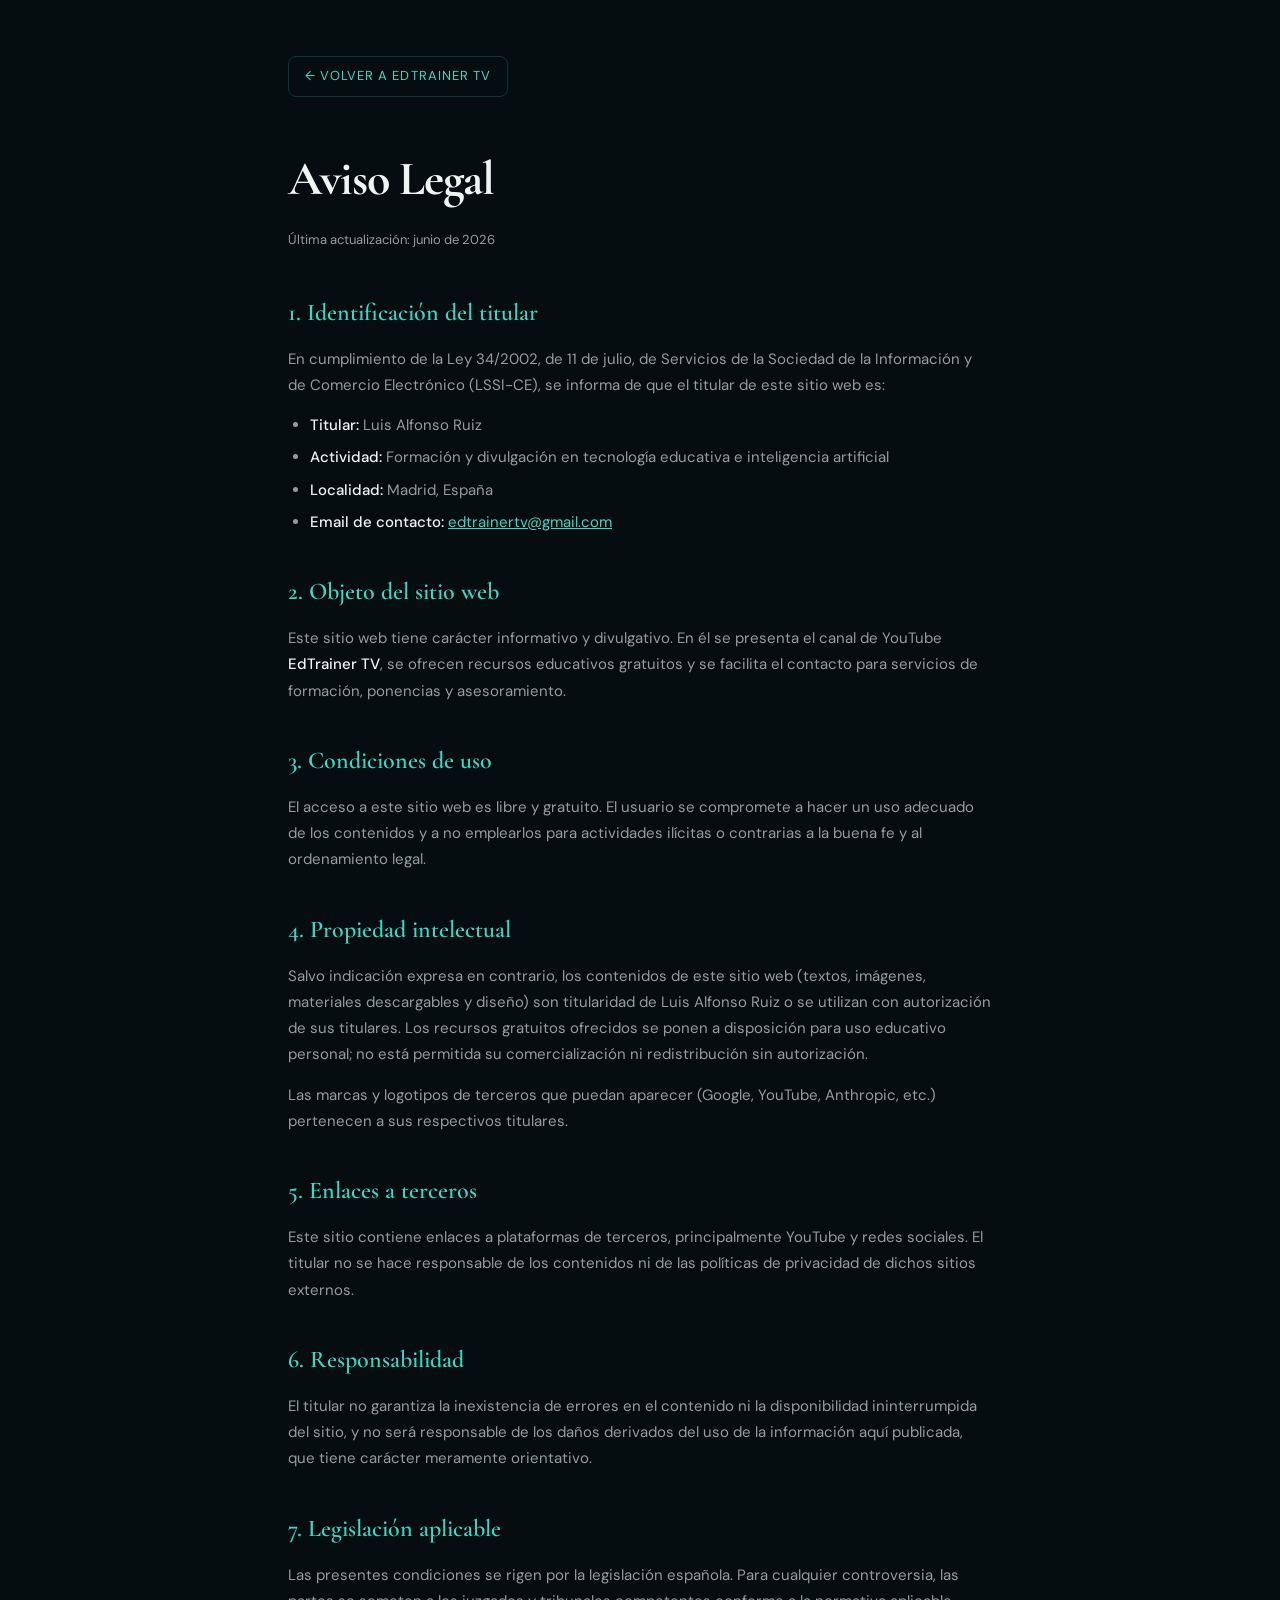
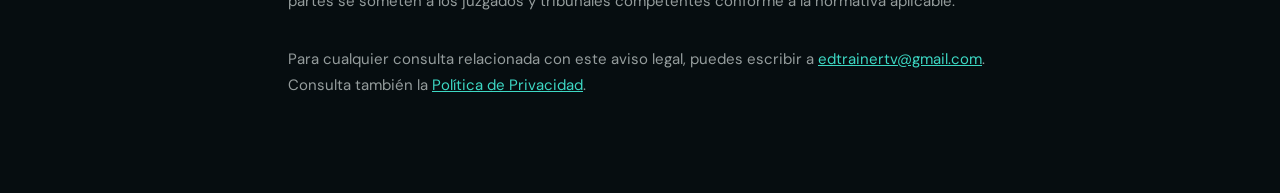
<file: aviso-legal.html>
<!DOCTYPE html>
<html lang="es-ES">
<head>
<meta charset="UTF-8">
<meta name="viewport" content="width=device-width, initial-scale=1.0">
<meta name="description" content="Aviso legal del sitio web EdTrainer TV, de Luis Alfonso Ruiz.">
<meta name="robots" content="noindex, follow">
<link rel="canonical" href="https://www.edtrainertv.com/aviso-legal.html">
<title>Aviso Legal | EdTrainer TV</title>
<link rel="icon" href="data:image/svg+xml,<svg xmlns='http://www.w3.org/2000/svg' viewBox='0 0 100 100'><rect width='100' height='100' rx='16' fill='%23060d10'/><text x='50' y='68' font-size='58' text-anchor='middle' font-family='Georgia,serif' fill='%233dd8c4'>ET</text></svg>">
<meta name="theme-color" content="#060d10">
<link rel="preconnect" href="https://fonts.googleapis.com">
<link rel="preconnect" href="https://fonts.gstatic.com" crossorigin>
<link href="https://fonts.googleapis.com/css2?family=Cormorant+Garamond:wght@600;700&family=DM+Sans:opsz,wght@9..40,300;9..40,400;9..40,500&display=swap" rel="stylesheet">
<style>
:root {
  --bg: #060d10; --teal: #3dd8c4;
  --teal-glow: rgba(61,216,196,0.13); --teal-border: rgba(61,216,196,0.2);
  --white: #eef5f3; --dim: rgba(238,245,243,0.62);
}
*, *::before, *::after { box-sizing: border-box; margin: 0; padding: 0; }
body { background: var(--bg); color: var(--white); font-family: 'DM Sans', sans-serif; line-height: 1.75; -webkit-font-smoothing: antialiased; }
.container { max-width: 760px; margin: 0 auto; padding: 56px 28px 80px; }
.back-link { display: inline-flex; align-items: center; gap: 8px; color: var(--teal); text-decoration: none; font-size: 13px; letter-spacing: 0.08em; text-transform: uppercase; margin-bottom: 40px; border: 1px solid var(--teal-border); padding: 8px 16px; border-radius: 8px; transition: background 0.2s; }
.back-link:hover { background: var(--teal-glow); }
h1 { font-family: 'Cormorant Garamond', Georgia, serif; font-size: clamp(34px, 5vw, 48px); font-weight: 700; letter-spacing: -0.02em; margin-bottom: 8px; }
.updated { font-size: 13px; color: var(--dim); margin-bottom: 40px; }
h2 { font-family: 'Cormorant Garamond', Georgia, serif; font-size: 24px; font-weight: 600; color: var(--teal); margin: 36px 0 12px; }
p, li { font-size: 15px; color: var(--dim); margin-bottom: 14px; }
ul { padding-left: 22px; margin-bottom: 14px; }
li { margin-bottom: 6px; }
a { color: var(--teal); }
strong { color: var(--white); font-weight: 500; }
</style>
</head>
<body>
<div class="container">
  <a href="/" class="back-link">← Volver a EdTrainer TV</a>
  <h1>Aviso Legal</h1>
  <p class="updated">Última actualización: junio de 2026</p>

  <h2>1. Identificación del titular</h2>
  <p>En cumplimiento de la Ley 34/2002, de 11 de julio, de Servicios de la Sociedad de la Información y de Comercio Electrónico (LSSI-CE), se informa de que el titular de este sitio web es:</p>
  <ul>
    <li><strong>Titular:</strong> Luis Alfonso Ruiz</li>
    <li><strong>Actividad:</strong> Formación y divulgación en tecnología educativa e inteligencia artificial</li>
    <li><strong>Localidad:</strong> Madrid, España</li>
    <li><strong>Email de contacto:</strong> <a href="mailto:edtrainertv@gmail.com">edtrainertv@gmail.com</a></li>
  </ul>

  <h2>2. Objeto del sitio web</h2>
  <p>Este sitio web tiene carácter informativo y divulgativo. En él se presenta el canal de YouTube <strong>EdTrainer TV</strong>, se ofrecen recursos educativos gratuitos y se facilita el contacto para servicios de formación, ponencias y asesoramiento.</p>

  <h2>3. Condiciones de uso</h2>
  <p>El acceso a este sitio web es libre y gratuito. El usuario se compromete a hacer un uso adecuado de los contenidos y a no emplearlos para actividades ilícitas o contrarias a la buena fe y al ordenamiento legal.</p>

  <h2>4. Propiedad intelectual</h2>
  <p>Salvo indicación expresa en contrario, los contenidos de este sitio web (textos, imágenes, materiales descargables y diseño) son titularidad de Luis Alfonso Ruiz o se utilizan con autorización de sus titulares. Los recursos gratuitos ofrecidos se ponen a disposición para uso educativo personal; no está permitida su comercialización ni redistribución sin autorización.</p>
  <p>Las marcas y logotipos de terceros que puedan aparecer (Google, YouTube, Anthropic, etc.) pertenecen a sus respectivos titulares.</p>

  <h2>5. Enlaces a terceros</h2>
  <p>Este sitio contiene enlaces a plataformas de terceros, principalmente YouTube y redes sociales. El titular no se hace responsable de los contenidos ni de las políticas de privacidad de dichos sitios externos.</p>

  <h2>6. Responsabilidad</h2>
  <p>El titular no garantiza la inexistencia de errores en el contenido ni la disponibilidad ininterrumpida del sitio, y no será responsable de los daños derivados del uso de la información aquí publicada, que tiene carácter meramente orientativo.</p>

  <h2>7. Legislación aplicable</h2>
  <p>Las presentes condiciones se rigen por la legislación española. Para cualquier controversia, las partes se someten a los juzgados y tribunales competentes conforme a la normativa aplicable.</p>

  <p style="margin-top:32px">Para cualquier consulta relacionada con este aviso legal, puedes escribir a <a href="mailto:edtrainertv@gmail.com">edtrainertv@gmail.com</a>. Consulta también la <a href="privacidad.html">Política de Privacidad</a>.</p>
</div>
</body>
</html>
</file>
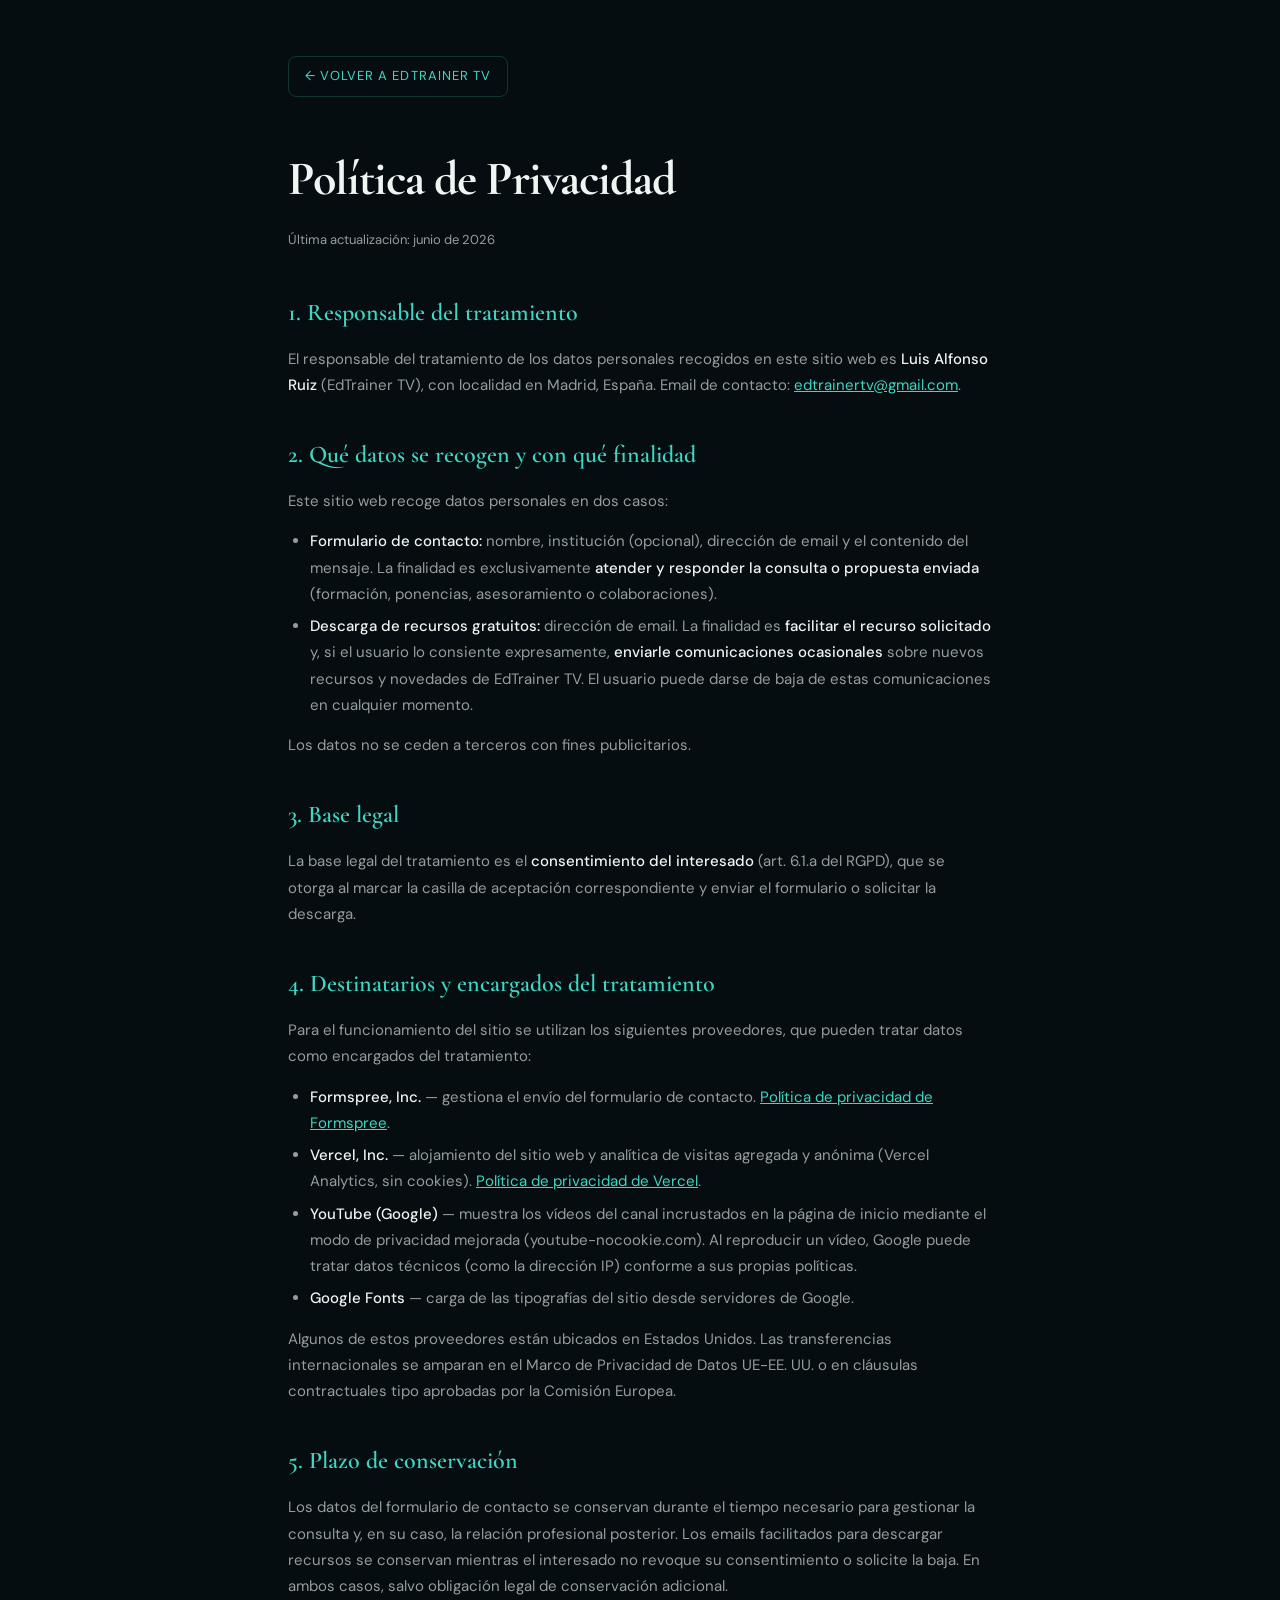
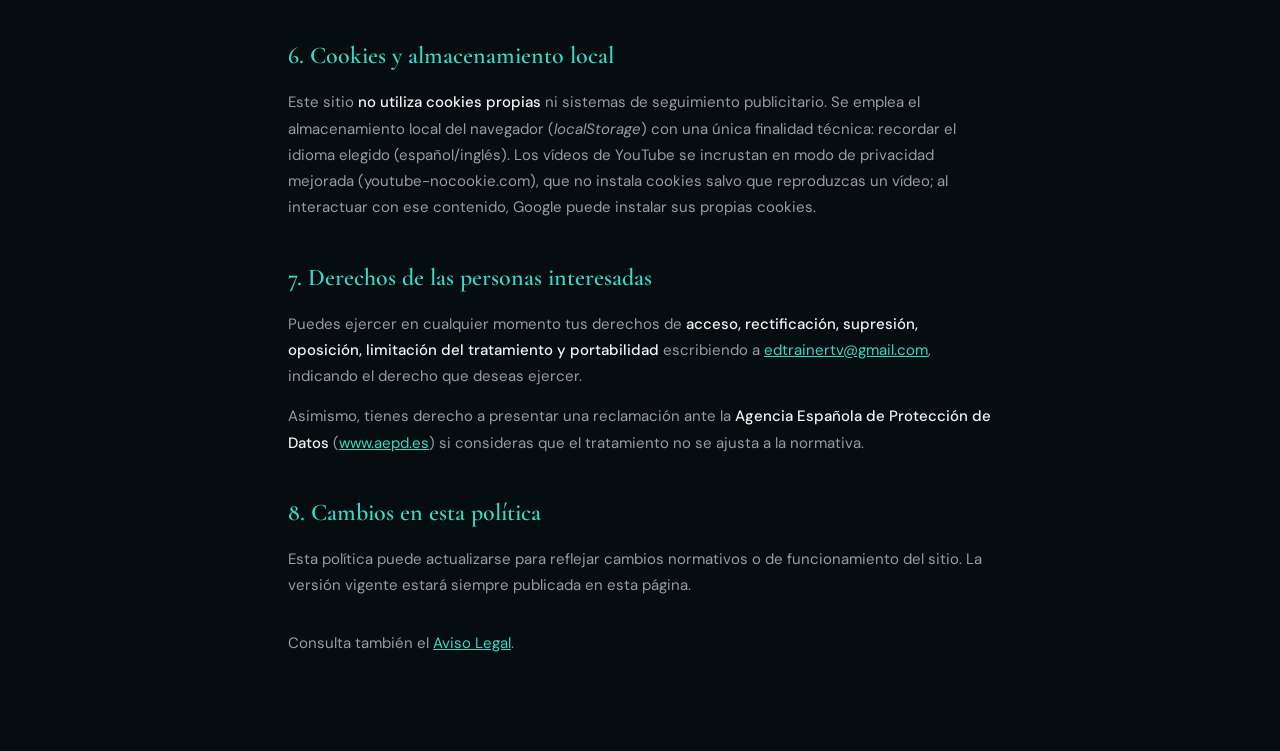
<file: privacidad.html>
<!DOCTYPE html>
<html lang="es-ES">
<head>
<meta charset="UTF-8">
<meta name="viewport" content="width=device-width, initial-scale=1.0">
<meta name="description" content="Política de privacidad del sitio web EdTrainer TV, de Luis Alfonso Ruiz.">
<meta name="robots" content="noindex, follow">
<link rel="canonical" href="https://www.edtrainertv.com/privacidad.html">
<title>Política de Privacidad | EdTrainer TV</title>
<link rel="icon" href="data:image/svg+xml,<svg xmlns='http://www.w3.org/2000/svg' viewBox='0 0 100 100'><rect width='100' height='100' rx='16' fill='%23060d10'/><text x='50' y='68' font-size='58' text-anchor='middle' font-family='Georgia,serif' fill='%233dd8c4'>ET</text></svg>">
<meta name="theme-color" content="#060d10">
<link rel="preconnect" href="https://fonts.googleapis.com">
<link rel="preconnect" href="https://fonts.gstatic.com" crossorigin>
<link href="https://fonts.googleapis.com/css2?family=Cormorant+Garamond:wght@600;700&family=DM+Sans:opsz,wght@9..40,300;9..40,400;9..40,500&display=swap" rel="stylesheet">
<style>
:root {
  --bg: #060d10; --teal: #3dd8c4;
  --teal-glow: rgba(61,216,196,0.13); --teal-border: rgba(61,216,196,0.2);
  --white: #eef5f3; --dim: rgba(238,245,243,0.62);
}
*, *::before, *::after { box-sizing: border-box; margin: 0; padding: 0; }
body { background: var(--bg); color: var(--white); font-family: 'DM Sans', sans-serif; line-height: 1.75; -webkit-font-smoothing: antialiased; }
.container { max-width: 760px; margin: 0 auto; padding: 56px 28px 80px; }
.back-link { display: inline-flex; align-items: center; gap: 8px; color: var(--teal); text-decoration: none; font-size: 13px; letter-spacing: 0.08em; text-transform: uppercase; margin-bottom: 40px; border: 1px solid var(--teal-border); padding: 8px 16px; border-radius: 8px; transition: background 0.2s; }
.back-link:hover { background: var(--teal-glow); }
h1 { font-family: 'Cormorant Garamond', Georgia, serif; font-size: clamp(34px, 5vw, 48px); font-weight: 700; letter-spacing: -0.02em; margin-bottom: 8px; }
.updated { font-size: 13px; color: var(--dim); margin-bottom: 40px; }
h2 { font-family: 'Cormorant Garamond', Georgia, serif; font-size: 24px; font-weight: 600; color: var(--teal); margin: 36px 0 12px; }
p, li { font-size: 15px; color: var(--dim); margin-bottom: 14px; }
ul { padding-left: 22px; margin-bottom: 14px; }
li { margin-bottom: 6px; }
a { color: var(--teal); }
strong { color: var(--white); font-weight: 500; }
</style>
</head>
<body>
<div class="container">
  <a href="/" class="back-link">← Volver a EdTrainer TV</a>
  <h1>Política de Privacidad</h1>
  <p class="updated">Última actualización: junio de 2026</p>

  <h2>1. Responsable del tratamiento</h2>
  <p>El responsable del tratamiento de los datos personales recogidos en este sitio web es <strong>Luis Alfonso Ruiz</strong> (EdTrainer TV), con localidad en Madrid, España. Email de contacto: <a href="mailto:edtrainertv@gmail.com">edtrainertv@gmail.com</a>.</p>

  <h2>2. Qué datos se recogen y con qué finalidad</h2>
  <p>Este sitio web recoge datos personales en dos casos:</p>
  <ul>
    <li><strong>Formulario de contacto:</strong> nombre, institución (opcional), dirección de email y el contenido del mensaje. La finalidad es exclusivamente <strong>atender y responder la consulta o propuesta enviada</strong> (formación, ponencias, asesoramiento o colaboraciones).</li>
    <li><strong>Descarga de recursos gratuitos:</strong> dirección de email. La finalidad es <strong>facilitar el recurso solicitado</strong> y, si el usuario lo consiente expresamente, <strong>enviarle comunicaciones ocasionales</strong> sobre nuevos recursos y novedades de EdTrainer TV. El usuario puede darse de baja de estas comunicaciones en cualquier momento.</li>
  </ul>
  <p>Los datos no se ceden a terceros con fines publicitarios.</p>

  <h2>3. Base legal</h2>
  <p>La base legal del tratamiento es el <strong>consentimiento del interesado</strong> (art. 6.1.a del RGPD), que se otorga al marcar la casilla de aceptación correspondiente y enviar el formulario o solicitar la descarga.</p>

  <h2>4. Destinatarios y encargados del tratamiento</h2>
  <p>Para el funcionamiento del sitio se utilizan los siguientes proveedores, que pueden tratar datos como encargados del tratamiento:</p>
  <ul>
    <li><strong>Formspree, Inc.</strong> — gestiona el envío del formulario de contacto. <a href="https://formspree.io/legal/privacy-policy/" target="_blank" rel="noopener noreferrer">Política de privacidad de Formspree</a>.</li>
    <li><strong>Vercel, Inc.</strong> — alojamiento del sitio web y analítica de visitas agregada y anónima (Vercel Analytics, sin cookies). <a href="https://vercel.com/legal/privacy-policy" target="_blank" rel="noopener noreferrer">Política de privacidad de Vercel</a>.</li>
    <li><strong>YouTube (Google)</strong> — muestra los vídeos del canal incrustados en la página de inicio mediante el modo de privacidad mejorada (youtube-nocookie.com). Al reproducir un vídeo, Google puede tratar datos técnicos (como la dirección IP) conforme a sus propias políticas.</li>
    <li><strong>Google Fonts</strong> — carga de las tipografías del sitio desde servidores de Google.</li>
  </ul>
  <p>Algunos de estos proveedores están ubicados en Estados Unidos. Las transferencias internacionales se amparan en el Marco de Privacidad de Datos UE-EE. UU. o en cláusulas contractuales tipo aprobadas por la Comisión Europea.</p>

  <h2>5. Plazo de conservación</h2>
  <p>Los datos del formulario de contacto se conservan durante el tiempo necesario para gestionar la consulta y, en su caso, la relación profesional posterior. Los emails facilitados para descargar recursos se conservan mientras el interesado no revoque su consentimiento o solicite la baja. En ambos casos, salvo obligación legal de conservación adicional.</p>

  <h2>6. Cookies y almacenamiento local</h2>
  <p>Este sitio <strong>no utiliza cookies propias</strong> ni sistemas de seguimiento publicitario. Se emplea el almacenamiento local del navegador (<em>localStorage</em>) con una única finalidad técnica: recordar el idioma elegido (español/inglés). Los vídeos de YouTube se incrustan en modo de privacidad mejorada (youtube-nocookie.com), que no instala cookies salvo que reproduzcas un vídeo; al interactuar con ese contenido, Google puede instalar sus propias cookies.</p>

  <h2>7. Derechos de las personas interesadas</h2>
  <p>Puedes ejercer en cualquier momento tus derechos de <strong>acceso, rectificación, supresión, oposición, limitación del tratamiento y portabilidad</strong> escribiendo a <a href="mailto:edtrainertv@gmail.com">edtrainertv@gmail.com</a>, indicando el derecho que deseas ejercer.</p>
  <p>Asimismo, tienes derecho a presentar una reclamación ante la <strong>Agencia Española de Protección de Datos</strong> (<a href="https://www.aepd.es" target="_blank" rel="noopener noreferrer">www.aepd.es</a>) si consideras que el tratamiento no se ajusta a la normativa.</p>

  <h2>8. Cambios en esta política</h2>
  <p>Esta política puede actualizarse para reflejar cambios normativos o de funcionamiento del sitio. La versión vigente estará siempre publicada en esta página.</p>

  <p style="margin-top:32px">Consulta también el <a href="aviso-legal.html">Aviso Legal</a>.</p>
</div>
</body>
</html>
</file>
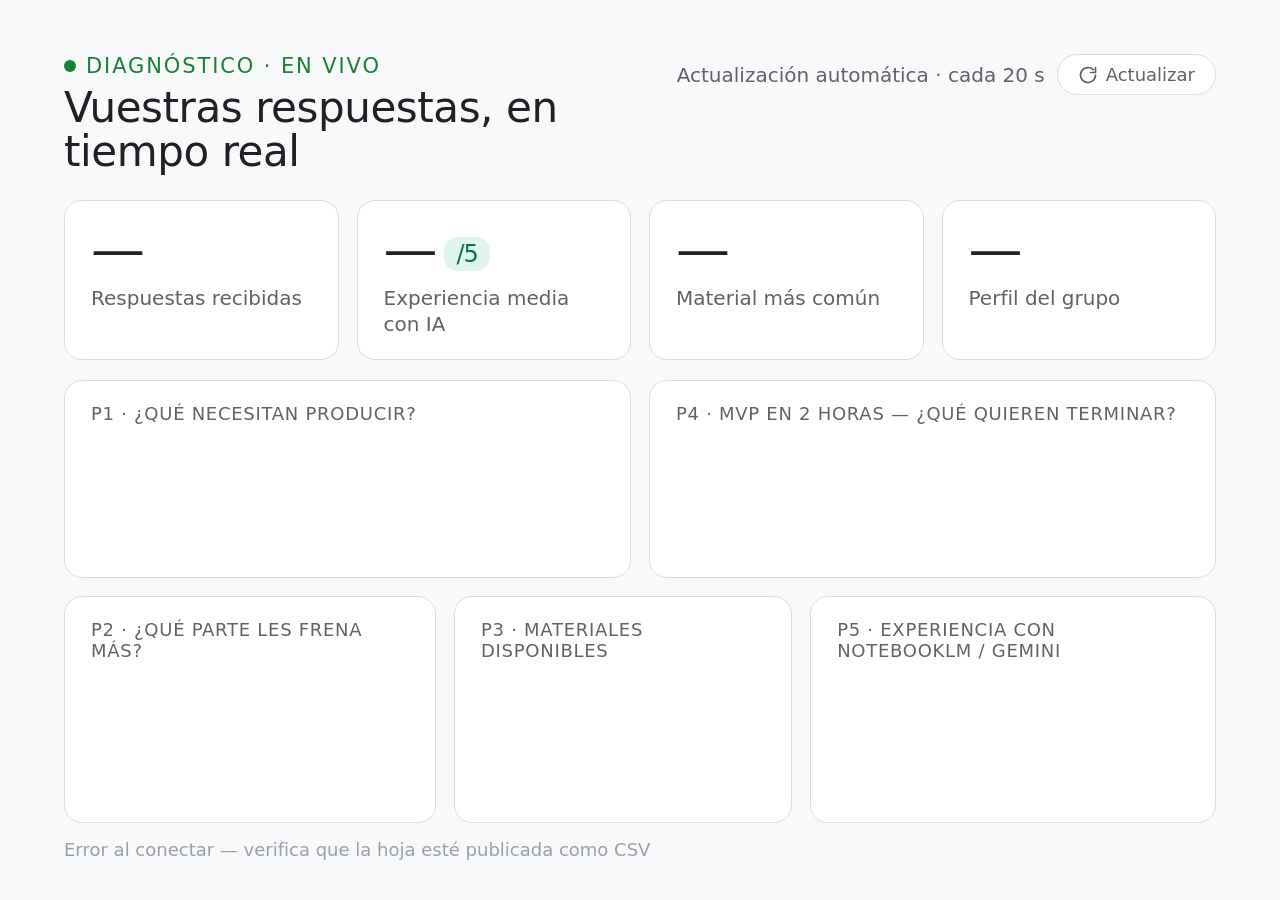
<file: deck-unad/diagnostico-live.html>
<!DOCTYPE html>
<html lang="es">
<head>
<meta charset="UTF-8">
<meta name="viewport" content="width=device-width, initial-scale=1.0">
<title>Diagnóstico en vivo · Taller PDI UNAD</title>
<style>
  *{box-sizing:border-box;margin:0;padding:0;}
  :root{
    --green:#188038; --green-soft:#e1f5ee; --green-deep:#0f6e56;
    --blue:#1a73e8; --ink:#202124; --mut:#5f6368; --line:#dadce0;
    --font:'Google Sans Text','Google Sans',system-ui,-apple-system,"Segoe UI",Roboto,sans-serif;
  }
  html,body{height:100%;}
  body{font-family:var(--font);background:#f8f9fa;color:var(--ink);overflow:hidden;}
  #dash{height:100%;display:flex;flex-direction:column;padding:54px 64px 40px;}

  .top-bar{display:flex;align-items:flex-start;justify-content:space-between;gap:24px;margin-bottom:26px;}
  .eyebrow{display:inline-flex;align-items:center;gap:10px;font-size:21px;font-weight:500;letter-spacing:.09em;text-transform:uppercase;color:var(--green);}
  .top-bar h2{font-size:42px;font-weight:500;letter-spacing:-.01em;margin-top:8px;line-height:1.05;}
  .refresh-row{display:flex;align-items:center;gap:12px;font-size:20px;color:var(--mut);white-space:nowrap;flex-shrink:0;}
  .dot{width:12px;height:12px;border-radius:50%;background:var(--green);display:inline-block;animation:pulse 2s infinite;}
  @keyframes pulse{0%,100%{opacity:1}50%{opacity:.35}}
  button{cursor:pointer;background:#fff;border:1px solid var(--line);border-radius:200px;padding:9px 20px;font-size:18px;font-family:inherit;color:var(--mut);display:inline-flex;align-items:center;gap:8px;}
  button:hover{background:#f1f3f4;}
  button svg{width:20px;height:20px;}

  .metrics{display:grid;grid-template-columns:repeat(4,1fr);gap:18px;margin-bottom:20px;}
  .metric{background:#fff;border:1px solid var(--line);border-radius:18px;padding:22px 26px;}
  .metric .val{font-size:54px;font-weight:500;line-height:1;letter-spacing:-.02em;}
  .metric .lbl{font-size:20px;color:var(--mut);margin-top:8px;line-height:1.3;}
  .avg-pill{background:var(--green-soft);color:var(--green-deep);border-radius:14px;padding:3px 12px;font-size:24px;font-weight:500;margin-left:8px;vertical-align:middle;}

  .row2{display:grid;grid-template-columns:1fr 1fr;gap:18px;margin-bottom:18px;flex:1;min-height:0;}
  .row3{display:grid;grid-template-columns:1.1fr 1fr 1.2fr;gap:18px;margin-bottom:16px;flex:1.15;min-height:0;}
  .card{background:#fff;border:1px solid var(--line);border-radius:18px;padding:22px 26px;display:flex;flex-direction:column;min-height:0;overflow:hidden;}
  .card-title{font-size:18px;font-weight:500;color:var(--mut);margin-bottom:16px;text-transform:uppercase;letter-spacing:.04em;}

  .scale-row{display:flex;align-items:center;gap:12px;margin-bottom:11px;}
  .scale-num{font-size:20px;font-weight:500;color:var(--mut);width:24px;text-align:center;flex-shrink:0;}
  .scale-track{flex:1;background:#f0f0f0;border-radius:6px;height:32px;position:relative;overflow:hidden;}
  .scale-fill{height:100%;border-radius:6px;transition:width .7s ease;}
  .scale-n{position:absolute;right:10px;top:5px;font-size:17px;color:#444;font-weight:500;}

  .chip-grid{display:flex;flex-direction:column;gap:11px;}
  .chip-row{display:flex;align-items:center;gap:12px;}
  .chip-name{font-size:19px;color:var(--ink);width:155px;flex-shrink:0;}
  .chip-track{flex:1;background:#f0f0f0;border-radius:6px;height:24px;position:relative;overflow:hidden;}
  .chip-fill{height:100%;border-radius:6px;transition:width .7s ease;}
  .chip-pct{font-size:17px;color:var(--mut);width:46px;text-align:right;flex-shrink:0;}

  .tag-cloud{display:flex;flex-wrap:wrap;gap:9px;align-content:flex-start;flex:1;overflow:hidden;}
  .tag{background:#f0f0f0;border-radius:200px;padding:6px 15px;font-size:19px;color:var(--mut);line-height:1.2;}
  .tag.xl{font-size:27px;background:var(--green-soft);color:var(--green-deep);font-weight:500;}
  .tag.lg{font-size:23px;background:#eeedfe;color:#3c3489;font-weight:500;}
  .tag.md{font-size:21px;background:#e6f1fb;color:#185fa5;}
  .empty{color:#999;font-size:20px;padding:1.5rem 0;text-align:center;width:100%;}

  .status-bar{display:flex;justify-content:space-between;align-items:center;font-size:18px;color:#9aa0a6;}
</style>
</head>
<body>
<div id="dash">
  <div class="top-bar">
    <div>
      <span class="eyebrow"><span class="dot"></span>Diagnóstico · en vivo</span>
      <h2>Vuestras respuestas, en tiempo real</h2>
    </div>
    <div class="refresh-row">
      <span>Actualización automática · cada 20 s</span>
      <button onclick="loadData()"><svg viewBox="0 0 24 24" fill="none" stroke="currentColor" stroke-width="2" stroke-linecap="round" stroke-linejoin="round"><path d="M21 12a9 9 0 1 1-2.64-6.36"/><path d="M21 3v6h-6"/></svg>Actualizar</button>
    </div>
  </div>

  <div class="metrics">
    <div class="metric"><div class="val" id="m-total">—</div><div class="lbl">Respuestas recibidas</div></div>
    <div class="metric"><div class="val" id="m-exp">—<span class="avg-pill">/5</span></div><div class="lbl">Experiencia media con IA</div></div>
    <div class="metric"><div class="val" id="m-mat">—</div><div class="lbl">Material más común</div></div>
    <div class="metric"><div class="val" id="m-perfil">—</div><div class="lbl">Perfil del grupo</div></div>
  </div>

  <div class="row2">
    <div class="card">
      <div class="card-title">P1 · ¿Qué necesitan producir?</div>
      <div class="tag-cloud" id="chart-p1"></div>
    </div>
    <div class="card">
      <div class="card-title">P4 · MVP en 2 horas — ¿qué quieren terminar?</div>
      <div class="tag-cloud" id="chart-p4"></div>
    </div>
  </div>

  <div class="row3">
    <div class="card">
      <div class="card-title">P2 · ¿Qué parte les frena más?</div>
      <div class="tag-cloud" id="chart-p2"></div>
    </div>
    <div class="card">
      <div class="card-title">P3 · Materiales disponibles</div>
      <div class="chip-grid" id="chart-p3"></div>
    </div>
    <div class="card">
      <div class="card-title">P5 · Experiencia con NotebookLM / Gemini</div>
      <div id="chart-p5"></div>
    </div>
  </div>

  <div class="status-bar">
    <span id="last-update"></span>
    <span id="col-debug" style="opacity:0.6;"></span>
  </div>
</div>

<script>
const CSV = 'https://docs.google.com/spreadsheets/d/e/2PACX-1vQPelPiH2AnMkYp7M-MHlWZJ2tpwolC34CAcbzBLI-IwK_dxVcPtqWO4Rfsub0uL-og1ZazKZA2LyiG/pub?gid=1626964147&single=true&output=csv';
const SCALE_COLORS = ['#9FE1CB','#5DCAA5','#1D9E75','#0F6E56','#085041'];
const MAT_COLORS = { 'PDFs':'#534AB7','Versión anterior':'#1D9E75','Apuntes':'#378ADD','Normativa':'#D85A30','Nada':'#888780' };
const EXP_LABELS = ['1 — Nunca lo he usado','2 — Lo he abierto pero poco','3 — Uso ocasional','4 — Uso habitual','5 — Lo uso con fluidez'];

function parseCSV(text) {
  const lines = text.trim().split('\n');
  const headers = [];
  let cur = '', inQ = false;
  for (let c of lines[0]) {
    if (c === '"') inQ = !inQ;
    else if (c === ',' && !inQ) { headers.push(cur.trim()); cur = ''; }
    else cur += c;
  }
  headers.push(cur.trim());
  return lines.slice(1).map(line => {
    const vals = []; let v = '', q = false;
    for (let c of line) {
      if (c === '"') q = !q;
      else if (c === ',' && !q) { vals.push(v.trim()); v = ''; }
      else v += c;
    }
    vals.push(v.trim());
    const obj = {};
    headers.forEach((h, i) => obj[h] = (vals[i] || ''));
    return obj;
  }).filter(r => Object.values(r).some(v => v.trim()));
}

function findCol(keys, ...hints) {
  for (const hint of hints) {
    const found = keys.find(k => k.toLowerCase().includes(hint.toLowerCase()));
    if (found) return found;
  }
  return null;
}

function scaleChart(container, data, labels, colors) {
  const counts = {}; labels.forEach((l, i) => counts[i+1] = 0);
  data.forEach(v => { const n = parseInt(v); if (n >= 1 && n <= 5) counts[n]++; });
  const max = Math.max(...Object.values(counts), 1);
  container.innerHTML = labels.map((lbl, i) => {
    const n = i + 1;
    return `<div class="scale-row"><div class="scale-num">${n}</div><div class="scale-track"><div class="scale-fill" style="width:${Math.round(counts[n]/max*100)}%;background:${colors[i]};"></div><span class="scale-n">${counts[n]}</span></div></div>`;
  }).join('');
}

function materialChart(container, rows, col) {
  const opts = [
    { key: 'PDFs', match: 'PDF' },
    { key: 'Versión anterior', match: 'anterior' },
    { key: 'Apuntes', match: 'Apunte' },
    { key: 'Normativa', match: 'Normativa' },
    { key: 'Nada', match: 'Nada' }
  ];
  const counts = {}; opts.forEach(o => counts[o.key] = 0);
  rows.forEach(r => { const v = r[col] || ''; opts.forEach(o => { if (v.includes(o.match)) counts[o.key]++; }); });
  const max = Math.max(...Object.values(counts), 1);
  const total = Math.max(rows.length, 1);
  container.innerHTML = opts.map(o => `
    <div class="chip-row">
      <div class="chip-name">${o.key}</div>
      <div class="chip-track"><div class="chip-fill" style="width:${Math.round(counts[o.key]/max*100)}%;background:${MAT_COLORS[o.key]};"></div></div>
      <div class="chip-pct">${Math.round(counts[o.key]/total*100)}%</div>
    </div>`).join('');
}

const STOP = new Set(['de','la','el','los','las','que','en','y','a','con','para','por','un','una','es','se','del','al','le','lo','su','sus','nos','más','si','como','pero','o','también','ya','hay','me','mi','este','esta','esto','son','puede','cuando','sobre','tiene','hacer','no','he','ha','han','muy','todo','todos','porque','así','bien','te','tu','vez','the','of','to','and','in','is','it','for','on','with','this','that','are','as','be','at','by','from']);

function wordCloud(container, rows, col) {
  const freq = {};
  rows.forEach(r => {
    (r[col]||'').toLowerCase().split(/[\s,;.]+/).forEach(w => {
      w = w.replace(/[^a-záéíóúüñ]/gi,'');
      if (w.length > 3 && !STOP.has(w)) freq[w] = (freq[w]||0) + 1;
    });
  });
  const sorted = Object.entries(freq).sort((a,b)=>b[1]-a[1]).slice(0,18);
  if (!sorted.length) { container.innerHTML = '<span class="empty">Sin respuestas todavía</span>'; return; }
  const max = sorted[0][1];
  container.innerHTML = sorted.map(([w,n]) => {
    const cls = n>=max?'xl':n>=max*.6?'lg':n>=max*.35?'md':'';
    return `<span class="tag ${cls}">${w}</span>`;
  }).join('');
}

function avgScale(rows, col) {
  const nums = rows.map(r=>parseFloat(r[col])).filter(n=>!isNaN(n));
  return nums.length ? (nums.reduce((a,b)=>a+b,0)/nums.length).toFixed(1) : '—';
}

function topMaterial(rows, col) {
  if (!col || !rows.length) return '—';
  const opts = [{k:'PDFs',m:'PDF'},{k:'Apuntes',m:'Apunte'},{k:'Normativa',m:'Normativa'},{k:'Versión ant.',m:'anterior'},{k:'Nada',m:'Nada'}];
  const counts = {}; opts.forEach(o=>counts[o.k]=0);
  rows.forEach(r=>{const v=r[col]||'';opts.forEach(o=>{if(v.includes(o.m))counts[o.k]++;});});
  const sorted = Object.entries(counts).sort((a,b)=>b[1]-a[1]);
  return sorted[0][1]>0?sorted[0][0]:'—';
}

async function loadData() {
  try {
    const res = await fetch(CSV + '&nocache=' + Date.now());
    const text = await res.text();
    const rows = parseCSV(text);
    const keys = rows.length ? Object.keys(rows[0]) : [];

    const c1 = findCol(keys,'producir','semana','docente','frase');
    const c2 = findCol(keys,'frena','consume','dejado','parte');
    const c3 = findCol(keys,'materiales','disponibles','tienes');
    const c4 = findCol(keys,'horas','terminada','avanzada','MVP');
    const c5 = findCol(keys,'experiencia','NotebookLM','Gemini','nivel');

    document.getElementById('col-debug').textContent = `${rows.length} filas · ${keys.length} cols`;
    document.getElementById('m-total').textContent = rows.length || '0';
    document.getElementById('m-exp').innerHTML = (c5?avgScale(rows,c5):'—') + '<span class="avg-pill">/5</span>';
    document.getElementById('m-mat').textContent = topMaterial(rows, c3);
    const expVal = c5 ? parseFloat(avgScale(rows,c5)) : 0;
    document.getElementById('m-perfil').textContent = !rows.length?'—':expVal>=4?'Avanzado':expVal>=2.5?'Intermedio':'Principiante';

    if (!rows.length) {
      ['chart-p1','chart-p2','chart-p3','chart-p4','chart-p5'].forEach(id=>{
        document.getElementById(id).innerHTML='<span class="empty">Esperando respuestas…</span>';
      });
    } else {
      if(c1) wordCloud(document.getElementById('chart-p1'),rows,c1);
      if(c2) wordCloud(document.getElementById('chart-p2'),rows,c2);
      if(c3) materialChart(document.getElementById('chart-p3'),rows,c3);
      if(c4) wordCloud(document.getElementById('chart-p4'),rows,c4);
      if(c5) scaleChart(document.getElementById('chart-p5'),rows.map(r=>r[c5]),EXP_LABELS,SCALE_COLORS);
    }
    document.getElementById('last-update').textContent = 'Actualizado: ' + new Date().toLocaleTimeString('es-ES');
  } catch(e) {
    document.getElementById('last-update').textContent = 'Error al conectar — verifica que la hoja esté publicada como CSV';
  }
}

loadData();
setInterval(loadData, 20000);
</script>
</body>
</html>
</file>
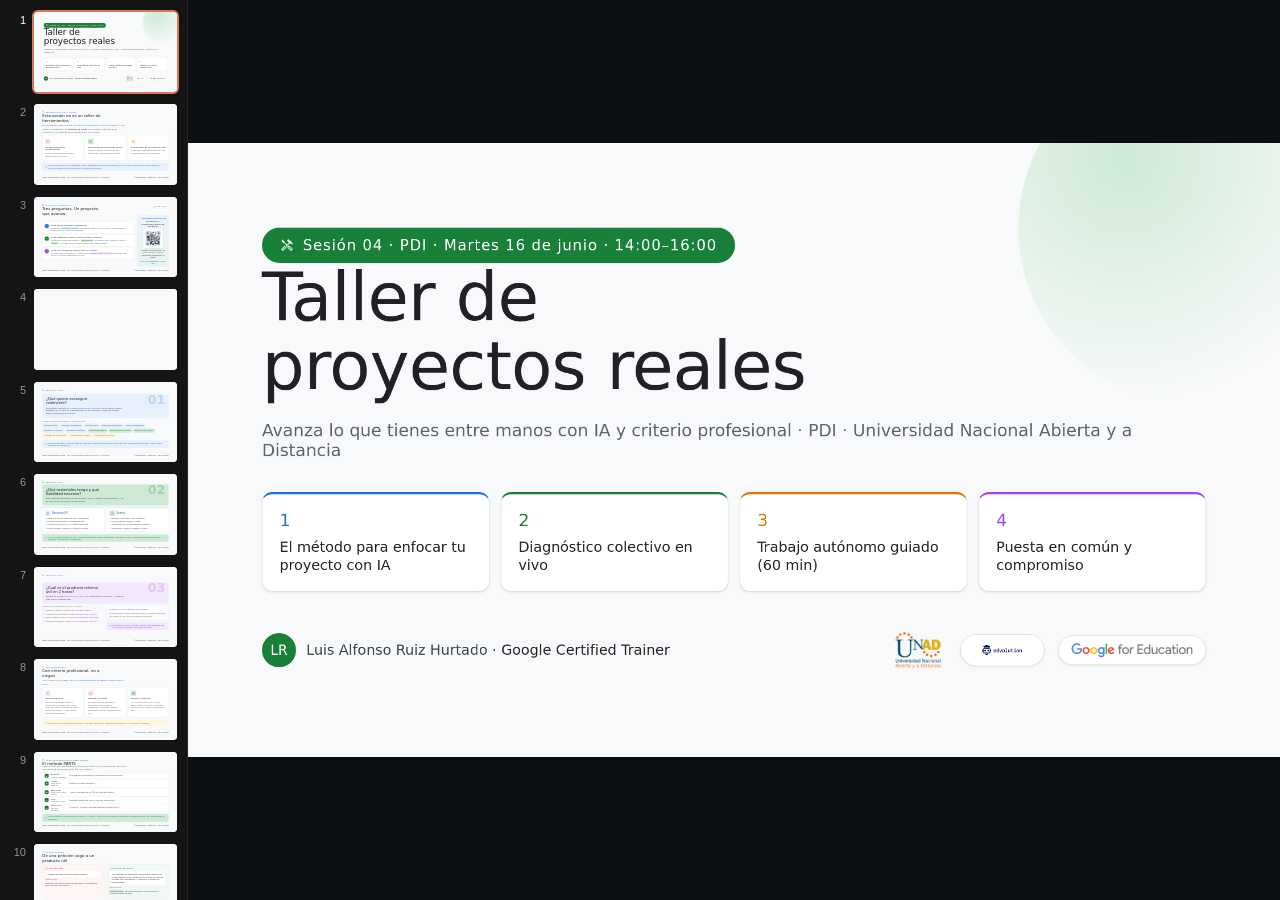
<file: deck-unad/index_unad_pdi_taller.html>
<!DOCTYPE html>
<html lang="es">
<head>
<meta charset="UTF-8" />
<meta name="viewport" content="width=device-width, initial-scale=1.0" />
<title>UNAD · Taller de proyectos reales — PDI · Sesión 04</title>
<link rel="preconnect" href="https://fonts.googleapis.com" />
<link rel="preconnect" href="https://fonts.gstatic.com" crossorigin />
<link href="https://fonts.googleapis.com/css2?family=Material+Symbols+Outlined:opsz,wght,FILL,GRAD@20..48,100..700,0..1,-50..200" rel="stylesheet" />
<link rel="stylesheet" href="deck.css" />
<style>
  deck-stage:not(:defined){visibility:hidden;}
  :root{--ufv-navy:#0e3a5e;--ufv-navy-soft:#e7edf3;}
  /* color boost heredado */
  .ic.violet{background:#f3e8fd;color:#a142f4;}
  .ic.teal{background:#d3f0ec;color:#12826e;}
  .ic.blue{background:#e8f0fe;color:#1a73e8;}
  .ic.purple{background:#f3e8fd;color:#a142f4;}
  .pane .bullets li{color:var(--text-medium);}

  /* matriz de decisión (NotebookLM vs Gemini) */
  .matrix{display:grid;grid-template-columns:1fr 1fr;gap:34px;}
  .route{display:flex;flex-direction:column;gap:18px;}
  .route .tool{border:1px solid var(--accent-border);border-radius:20px;padding:32px 34px;box-shadow:var(--shadow-card);border-top:5px solid var(--ac,#1a73e8);background:#fff;display:flex;flex-direction:column;gap:16px;}
  .route .tool .th{display:flex;align-items:center;gap:18px;}
  .route .tool .th .nm{font-family:var(--font-d);font-weight:500;font-size:34px;color:var(--ac,#1a73e8);line-height:1;}
  .route .tool .bl{list-style:none;padding:0;margin:0;display:flex;flex-direction:column;gap:11px;}
  .route .tool .bl li{position:relative;padding-left:30px;font-size:24px;line-height:1.34;color:var(--text-medium);}
  .route .tool .bl li::before{content:"";position:absolute;left:5px;top:11px;width:9px;height:9px;border-radius:50%;background:var(--ac,#1a73e8);}
  .steps.tone .step .num{box-shadow:0 0 0 6px var(--accent-soft);}

  /* pregunta — bloque hero */
  .qhero{background:var(--accent-soft);border:1px solid var(--accent-border);border-radius:24px;padding:40px 48px;position:relative;overflow:hidden;}
  .qhero .qn{font-family:var(--font-d);font-weight:700;font-size:170px;line-height:.78;color:color-mix(in srgb, var(--accent) 22%, transparent);position:absolute;right:44px;top:6px;pointer-events:none;}
  .qhero .qt{font-family:var(--font-d);font-weight:500;font-size:50px;line-height:1.08;color:var(--text-dark);max-width:24ch;position:relative;letter-spacing:-.01em;}
  .qhero .qs{font-size:27px;color:var(--text-medium);line-height:1.42;margin-top:18px;max-width:62ch;position:relative;}
  .qhero .qs b{color:var(--accent);font-weight:500;}

  /* chips */
  .chip-row{display:flex;flex-wrap:wrap;gap:14px;}
  .chip{padding:12px 22px;border-radius:200px;font-size:24px;font-weight:500;background:#fff;border:1px solid var(--border-light);box-shadow:var(--shadow-card);color:var(--text-medium);}
  .chip.b{background:var(--sky-tint);color:#1a56b4;border-color:#d2e3fc;}
  .chip.g{background:var(--mint-glaze);color:#1e7e34;border-color:#b6dcc0;}
  .chip.a{background:#fef7e0;color:#9a6700;border-color:#fde293;}
  .chip.p{background:#f3e8fd;color:#7c3aed;border-color:#e6d3fb;}
  .label-sm{font-size:24px;text-transform:uppercase;letter-spacing:.07em;color:var(--text-subtle);font-weight:500;}

  /* prompt box (código) */
  .prompt-box{background:#1e2733;border:1px solid #33415a;border-radius:18px;padding:26px 30px;display:flex;flex-direction:column;gap:14px;}
  .prompt-box .pl{font-size:24px;font-weight:600;letter-spacing:.05em;text-transform:uppercase;color:#5fd08a;}
  .prompt-box .pt{font-family:ui-monospace,'SF Mono',Menlo,Consolas,monospace;font-size:24px;color:#dbe7f3;line-height:1.5;white-space:pre-wrap;margin:0;}

  /* reducción de alcance */
  .redu{display:flex;flex-direction:column;gap:16px;}
  .redu .ri{display:flex;align-items:flex-start;gap:14px;font-size:25px;color:var(--text-dark);line-height:1.32;}
  .redu .ri .material-symbols-outlined{color:var(--accent);font-size:30px;flex:none;margin-top:1px;}
  .redu .ri s{color:var(--text-subtle);text-decoration:none;}
  .redu .ri b{color:var(--accent);font-weight:500;}

  /* slide 3 — compacta los pasos para dejar sitio al time-badge */
  .diag-slide .steps{gap:16px;}
  .diag-slide .step{padding:22px 30px;}
  .diag-slide .diag-card{padding:26px 32px;gap:14px;}

  /* PARTS — fila compacta para que las 5 piezas + tip quepan sin solaparse */
  .parts-slide .parts{gap:11px;}
  .parts-slide .parts.compact .part{padding:8px 30px;}
  .parts-slide .parts.compact .letter{width:54px;height:54px;font-size:29px;}
  .parts-slide .part .pk{width:210px;}
  .parts-slide .part .pk .pn{font-size:27px;}

  /* tip variants */
  .tip.amber{background:#fef7e0;border-color:#fde293;color:#9a6700;}
  .tip.green{background:var(--mint-glaze);border-color:#b6dcc0;color:var(--educator-green);}
  .tip.purple{background:#f3e8fd;border-color:#e6d3fb;color:#7c3aed;}

  /* accent box (caja tintada) */
  .note-box{background:var(--accent-soft);border:1px solid var(--accent-border);border-radius:18px;padding:26px 32px;}
  .note-box .nb-l{font-size:24px;text-transform:uppercase;letter-spacing:.06em;color:var(--accent);font-weight:500;margin-bottom:10px;}
  .note-box p{font-size:25px;color:var(--text-medium);line-height:1.4;}

  /* enlaces (cierre) */
  .links{background:#fff;border:1px solid var(--border-light);border-radius:20px;padding:32px 34px;box-shadow:var(--shadow-card);display:flex;flex-direction:column;gap:18px;}
  .links .lk{display:flex;align-items:center;gap:18px;}
  .links .lk .li{width:60px;height:60px;border-radius:14px;display:grid;place-items:center;flex:none;background:var(--accent-soft);color:var(--accent);}
  .links .lk .li .material-symbols-outlined{font-size:30px;}
  .links .lk .lt{font-family:var(--font-d);font-weight:500;font-size:25px;color:var(--text-dark);line-height:1.1;}
  .links .lk .lu{font-size:24px;color:var(--interactive-blue);margin-top:4px;font-family:ui-monospace,Menlo,Consolas,monospace;}

  /* logos */
  .unad-logo-img{height:78px;display:block;width:auto;}
  .foot-logos .unad-logo-img{height:52px;}
  .foot-logos{gap:16px;}
  .foot-logos .chip{padding:8px 16px;display:inline-flex;align-items:center;background:#fff;border:1px solid var(--border-light);border-radius:200px;box-shadow:var(--shadow-card);}
  .foot-logos .chip.edv img{height:20px;display:block;}
  .foot-logos .chip.gfe img{height:18px;display:block;}
  .s-foot .meet .material-symbols-outlined{color:var(--accent);}
  /* ---- diagnóstico inicial con QR (slide 3) ---- */
  .diag-split{display:grid;grid-template-columns:1fr 420px;gap:42px;align-items:center;}
  .diag-card{background:linear-gradient(150deg,#eef3ff,#e6f4ea);border:1px solid #d2e3fc;border-radius:24px;padding:34px 36px;display:flex;flex-direction:column;align-items:center;text-align:center;gap:18px;box-shadow:var(--shadow-card);}
  .diag-card .diag-l{display:inline-flex;align-items:center;gap:10px;font-size:24px;font-weight:600;letter-spacing:.04em;text-transform:uppercase;color:var(--classroom-blue);}
  .diag-card .diag-l .material-symbols-outlined{font-size:28px;}
  .diag-card .diag-t{font-family:var(--font-d);font-weight:500;font-size:30px;line-height:1.15;color:var(--text-dark);}
  .diag-card .qr-box{background:#fff;border-radius:18px;padding:18px;box-shadow:0 8px 22px -12px rgba(12,26,46,.45);}
  .diag-card .qr-box img{width:225px;height:225px;display:block;}
  .diag-card .diag-u{font-size:24px;font-family:ui-monospace,Menlo,Consolas,monospace;color:var(--interactive-blue);word-break:break-all;}
  .diag-card .diag-hint{font-size:24px;color:var(--text-medium);line-height:1.35;}

  /* gracias */
  .feedback-cta{display:flex;align-items:center;gap:26px;margin-top:34px;text-decoration:none;
    background:linear-gradient(100deg,#188038,#0f6b2e);border-radius:20px;padding:24px 34px;
    box-shadow:0 16px 34px -16px rgba(15,107,46,.6);}
  .feedback-cta .fb-ic{flex:none;width:60px;height:60px;border-radius:16px;background:rgba(255,255,255,.18);display:grid;place-items:center;}
  .feedback-cta .fb-ic .material-symbols-outlined{font-size:36px;color:#fff;}
  .feedback-cta .fb-txt{flex:1;}
  .feedback-cta .fb-t{font-family:var(--font-d);font-weight:600;font-size:32px;color:#fff;line-height:1.1;}
  .feedback-cta .fb-s{font-size:24px;color:rgba(255,255,255,.85);margin-top:6px;}
  .feedback-cta .fb-go{flex:none;display:inline-flex;align-items:center;gap:8px;background:#fff;color:#0f6b2e;font-weight:600;font-size:25px;border-radius:200px;padding:13px 26px;}
  .feedback-cta .fb-go .material-symbols-outlined{font-size:26px;}
  /* CTA de LinkedIn (mismo patrón que feedback-cta, en azul LinkedIn) */
  .feedback-cta.linkedin{background:linear-gradient(100deg,#0a66c2,#0a4f99);box-shadow:0 16px 34px -16px rgba(10,102,194,.6);margin-top:18px;}
  .feedback-cta.linkedin .fb-go{color:#0a4f99;}
  /* slide de diagnóstico en vivo — iframe a pantalla completa */
  .live-slide{padding:0;}
  .live-slide iframe{flex:1;width:100%;border:0;display:block;background:var(--page-white);}
  .thanks-row{display:flex;gap:24px;margin-top:28px;flex-wrap:wrap;}
  .contact-card{display:flex;align-items:center;gap:22px;background:#fff;border:1px solid var(--border-light);border-radius:18px;padding:26px 34px;box-shadow:var(--shadow-card);text-decoration:none;}
  .contact-card .cl{font-size:24px;color:var(--text-subtle);text-transform:uppercase;letter-spacing:.07em;font-weight:500;}
  .contact-card .cv{font-family:var(--font-d);font-weight:500;font-size:29px;color:var(--text-dark);margin-top:4px;}
</style>
</head>
<body>
<template id="__bundler_thumbnail">
  <svg viewBox="0 0 100 100" xmlns="http://www.w3.org/2000/svg">
    <rect width="100" height="100" fill="#0e3a5e"/>
    <rect x="30" y="30" width="40" height="40" rx="6" fill="#188038"/>
    <text x="50" y="58" font-family="Google Sans, sans-serif" font-size="20" font-weight="700" fill="#fff" text-anchor="middle">UNAD</text>
  </svg>
</template>
<deck-stage width="1920" height="1080">

  <!-- ============ 01 · PORTADA ============ -->
  <section class="slide s2 title-slide" data-label="Portada" data-screen-label="01">
    <span class="session-kicker"><span class="material-symbols-outlined">handyman</span>Sesión 04 · PDI · Martes 16 de junio · 14:00–16:00</span>
    <h1 class="big-title">Taller de<br />proyectos reales</h1>
    <p class="course">Avanza lo que tienes entre manos con IA y criterio profesional · PDI · Universidad Nacional Abierta y a Distancia</p>
    <div class="agenda">
      <div class="ai" style="--accent:#1a73e8;border-top:4px solid #1a73e8;"><span class="n">1</span><span class="l">El método para enfocar tu proyecto con IA</span></div>
      <div class="ai" style="--accent:#188038;border-top:4px solid #188038;"><span class="n">2</span><span class="l">Diagnóstico colectivo en vivo</span></div>
      <div class="ai" style="--accent:#e37400;border-top:4px solid #e37400;"><span class="n">3</span><span class="l">Trabajo autónomo guiado (60 min)</span></div>
      <div class="ai" style="--accent:#a142f4;border-top:4px solid #a142f4;"><span class="n">4</span><span class="l">Puesta en común y compromiso</span></div>
    </div>
    <div class="title-foot">
      <div class="trainer"><span class="av">LR</span><span>Luis Alfonso Ruiz Hurtado · <b>Google Certified Trainer</b></span></div>
      <div class="logo-row">
        <img class="unad-logo-img" src="assets/logo-unad.png" alt="Universidad Nacional Abierta y a Distancia" />
        <span class="chip edv"><img src="assets/edvolution.png" alt="edvolution" /></span>
        <span class="chip gfe"><img src="assets/google-for-education.png" alt="Google for Education" /></span>
      </div>
    </div>
  </section>

  <!-- ============ 02 · ESTA SESIÓN ES DIFERENTE ============ -->
  <section class="slide s1" data-label="Esta sesión es diferente" data-screen-label="02">
    <div class="s-head">
      <div><span class="eyebrow"><span class="material-symbols-outlined">flag</span>Presentación de la sesión</span><h2 class="s-title sm">Esta sesión no es un taller de herramientas</h2></div>
    </div>
    <div class="s-body" style="gap:30px;">
      <p class="s-sub" style="margin-top:0;">Es una sesión para <b style="color:var(--classroom-blue);font-weight:500;">avanzar proyectos universitarios reales</b> usando IA con criterio profesional. <b style="color:var(--text-dark);font-weight:500;">Al terminar te llevas</b> una primera versión de tu producto y un método para repetirlo por tu cuenta.</p>
      <div class="grid g3">
        <div class="card" style="--accent:#d93025;--accent-soft:#fce8e6;"><span class="ic red"><span class="material-symbols-outlined">block</span></span><div class="ct">No aprenderemos herramientas</div><div class="cd">No habrá demos de funciones ni explicaciones de menús.</div></div>
        <div class="card" style="--accent:#188038;--accent-soft:#ceead6;"><span class="ic green"><span class="material-symbols-outlined">task_alt</span></span><div class="ct">Resolveremos proyectos reales</div><div class="cd">Cada uno avanza lo que tiene entre manos, con la herramienta correcta.</div></div>
        <div class="card" style="--accent:#e37400;--accent-soft:#fef7e0;"><span class="ic amber"><span class="material-symbols-outlined">track_changes</span></span><div class="ct">El resultado es un producto útil</div><div class="cd">Al terminar, cada participante se lleva una primera versión de algo real.</div></div>
      </div>
      <div class="tip"><span class="material-symbols-outlined">push_pin</span><span><b>Lo que necesitas hoy:</b> un proyecto o tarea pendiente que quieras resolver (si no lo tienes, te ayudamos a encontrarlo) y acceso a <b>NotebookLM</b> y <b>Gemini</b> con tu cuenta de Google.</span></div>
    </div>
    <div class="s-foot"><span><b>Taller de proyectos reales</b> · PDI · Universidad Nacional Abierta y a Distancia</span><span class="meet"><span class="material-symbols-outlined">school</span>Edvolution · Sesión 04 · 16 jun 2026</span></div>
  </section>

  <!-- ============ 03 · LAS 3 PREGUNTAS ============ -->
  <section class="slide s1 diag-slide" data-label="Las 3 preguntas" data-screen-label="03">
    <div class="s-head">
      <div><span class="eyebrow"><span class="material-symbols-outlined">quiz</span>Marco de diagnóstico</span><h2 class="s-title sm">Tres preguntas. Un proyecto que avanza.</h2></div>
      <span class="time-badge"><span class="material-symbols-outlined">schedule</span>0:00 – 0:15</span>
    </div>
    <div class="s-body">
      <div class="diag-split">
        <div class="steps tone">
          <div class="step" style="--accent:#1a73e8;--accent-soft:#e8f0fe;"><span class="num">1</span><div><div class="st">¿Qué quiero conseguir realmente?</div><div class="sd">Nombrar el <em>producto concreto</em>: documento, informe, guía, rúbrica, procedimiento, estado del arte, banco de preguntas…</div></div></div>
          <div class="step" style="--accent:#188038;--accent-soft:#ceead6;"><span class="num">2</span><div><div class="st">¿Qué materiales tengo y qué fiabilidad necesito?</div><div class="sd">Si depende de fuentes propias → <em>NotebookLM</em>. Si requiere crear, redactar o idear → <em>Gemini</em>. Si las dos cosas: primero NotebookLM, luego Gemini.</div></div></div>
          <div class="step" style="--accent:#a142f4;--accent-soft:#f3e8fd;"><span class="num">3</span><div><div class="st">¿Cuál es el producto mínimo útil en 2 horas?</div><div class="sd">No "completar el proyecto" — producir una <em>primera versión usable</em> de la parte más crítica. El alcance realista es la clave.</div></div></div>
        </div>
        <aside class="diag-card">
          <span class="diag-l"><span class="material-symbols-outlined">assignment</span>Diagnóstico inicial</span>
          <div class="diag-t">Escánealo y respóndelo antes de empezar</div>
          <div class="qr-box"><img src="assets/qr-diagnostico-pdi.png" alt="QR del formulario de diagnóstico inicial" /></div>
          <div class="diag-hint">Cuéntanos tu proyecto y tu nivel con la IA. Con tus respuestas adaptamos la sesión.</div>
          <div class="diag-u">forms.gle/uNX5WH1fTcch4yqdA</div>
        </aside>
      </div>
    </div>
    <div class="s-foot"><span><b>Taller de proyectos reales</b> · PDI · Universidad Nacional Abierta y a Distancia</span><span class="meet"><span class="material-symbols-outlined">school</span>Edvolution · Sesión 04 · 16 jun 2026</span></div>
  </section>

  <!-- ============ 04 · DIAGNÓSTICO EN VIVO (dashboard del formulario) ============ -->
  <section class="slide live-slide" data-label="Diagnóstico en vivo" data-screen-label="04">
    <iframe src="diagnostico-live.html" title="Diagnóstico del taller en tiempo real" loading="eager"></iframe>
  </section>

  <!-- ============ 05 · PREGUNTA 1 ============ -->
  <section class="slide s1" data-label="P1 · ¿Qué quiero conseguir?" data-screen-label="05">
    <div class="s-head">
      <div><span class="eyebrow"><span class="material-symbols-outlined">filter_1</span>Pregunta 1 de 3</span></div>
    </div>
    <div class="s-body" style="gap:28px;">
      <div class="qhero">
        <div class="qn">01</div>
        <div class="qt">¿Qué quiero conseguir realmente?</div>
        <div class="qs">El proyecto necesita un <b>nombre de producto concreto</b>, no un tema. "Quiero trabajar con IA para mi investigación" no es suficiente. ¿Qué documento exacto quieres tener al final?</div>
      </div>
      <div>
        <p class="label-sm" style="margin-bottom:16px;">Tipos de producto en el contexto PDI</p>
        <div class="chip-row">
          <span class="chip b">Estado del arte</span><span class="chip b">Revisión bibliográfica</span><span class="chip b">Guía docente</span><span class="chip b">Rúbrica de evaluación</span><span class="chip b">Banco de preguntas</span><span class="chip b">Feedback a TFG/TFM</span><span class="chip b">Borrador de artículo</span><span class="chip g">Síntesis de papers</span><span class="chip g">Propuesta de proyecto</span><span class="chip g">Protocolo de estudio</span><span class="chip a">Actividad de aprendizaje</span><span class="chip a">Presentación docente</span><span class="chip a">Caso clínico / práctico</span>
        </div>
      </div>
      <div class="tip"><span class="material-symbols-outlined">campaign</span><span><b>Pregunta al grupo:</b> ¿Alguien tiene ya claro qué producto quiere tener al salir de hoy? Decidme en una frase: "Quiero tener [nombre del producto]."</span></div>
    </div>
    <div class="s-foot"><span><b>Taller de proyectos reales</b> · PDI · Universidad Nacional Abierta y a Distancia</span><span class="meet"><span class="material-symbols-outlined">school</span>Edvolution · Sesión 04 · 16 jun 2026</span></div>
  </section>

  <!-- ============ 06 · PREGUNTA 2 ============ -->
  <section class="slide s2" data-label="P2 · ¿Qué herramienta?" data-screen-label="06">
    <div class="s-head">
      <div><span class="eyebrow"><span class="material-symbols-outlined">filter_2</span>Pregunta 2 de 3</span></div>
    </div>
    <div class="s-body" style="gap:26px;">
      <div class="qhero">
        <div class="qn">02</div>
        <div class="qt">¿Qué materiales tengo y qué fiabilidad necesito?</div>
        <div class="qs">Esta pregunta determina la herramienta. No es cuestión de preferencia — es la <b>naturaleza del trabajo</b> lo que decide.</div>
      </div>
      <div class="matrix" style="flex:none;">
        <div class="route">
          <div class="tool" style="--ac:#1a73e8;">
            <div class="th"><span class="ic blue"><span class="material-symbols-outlined">menu_book</span></span><div class="nm">NotebookLM</div></div>
            <ul class="bl"><li>Tengo mis propios papers, guías o documentos</li><li>Necesito citas exactas y trazabilidad total</li><li>No puedo tolerar que la IA invente referencias</li><li>Quiero analizar, sintetizar o comparar fuentes</li></ul>
          </div>
        </div>
        <div class="route">
          <div class="tool" style="--ac:#188038;">
            <div class="th"><span class="ic green"><span class="material-symbols-outlined">auto_awesome</span></span><div class="nm">Gemini</div></div>
            <ul class="bl"><li>Necesito crear desde cero o redactar</li><li>Quiero diseñar, planificar o idear</li><li>Información de contexto general o externo</li><li>Transformar, mejorar o adaptar un texto</li></ul>
          </div>
        </div>
      </div>
      <div class="tip green"><span class="material-symbols-outlined">alt_route</span><span><b>Si el proyecto necesita las dos:</b> primero <b>NotebookLM</b> para comprender y extraer con rigor → luego <b>Gemini</b> para producir, redactar y transformar el resultado.</span></div>
    </div>
    <div class="s-foot"><span><b>Taller de proyectos reales</b> · PDI · Universidad Nacional Abierta y a Distancia</span><span class="meet"><span class="material-symbols-outlined">school</span>Edvolution · Sesión 04 · 16 jun 2026</span></div>
  </section>

  <!-- ============ 07 · PREGUNTA 3 (MVP) ============ -->
  <section class="slide s1" data-label="P3 · El producto mínimo útil" data-screen-label="07" style="--accent:#a142f4;--accent-soft:#f3e8fd;--accent-border:#e6d3fb;">
    <div class="s-head">
      <div><span class="eyebrow"><span class="material-symbols-outlined">filter_3</span>Pregunta 3 de 3</span></div>
    </div>
    <div class="s-body" style="gap:28px;">
      <div class="qhero">
        <div class="qn">03</div>
        <div class="qt">¿Cuál es el producto mínimo útil en 2 horas?</div>
        <div class="qs">Reducir el alcance <b>sin reducir el valor</b>. No "completar el proyecto" — producir algo que ya puedas usar.</div>
      </div>
      <div class="grid g2" style="align-items:start;">
        <div>
          <p class="label-sm" style="margin-bottom:18px;">Ejemplos de reducción de alcance</p>
          <div class="redu">
            <div class="ri"><span class="material-symbols-outlined">trending_flat</span><span><s>Escribir el artículo</s> → <b>Estado del arte de 2 páginas</b></span></div>
            <div class="ri"><span class="material-symbols-outlined">trending_flat</span><span><s>Crear el curso completo</s> → <b>Guía docente de la Unidad 1</b></span></div>
            <div class="ri"><span class="material-symbols-outlined">trending_flat</span><span><s>Revisar todos los TFG</s> → <b>Plantilla de feedback reutilizable</b></span></div>
            <div class="ri"><span class="material-symbols-outlined">trending_flat</span><span><s>Preparar el examen</s> → <b>Banco de 15 preguntas tipo test</b></span></div>
          </div>
        </div>
        <div style="display:flex;flex-direction:column;gap:18px;">
          <div class="card accent"><div class="ct" style="color:#7c3aed;">El MVP no es el mínimo de calidad</div><div class="cd">Es la parte más valiosa, ejecutada bien. El resultado tiene que ser usable tal cual, no un borrador sin terminar.</div></div>
          <div class="tip purple"><span class="material-symbols-outlined">campaign</span><span><b>Pregunta al grupo:</b> ¿Cuál es la parte de tu proyecto que, si la tuvieras resuelta, más alivio te daría?</span></div>
        </div>
      </div>
    </div>
    <div class="s-foot"><span><b>Taller de proyectos reales</b> · PDI · Universidad Nacional Abierta y a Distancia</span><span class="meet"><span class="material-symbols-outlined">school</span>Edvolution · Sesión 04 · 16 jun 2026</span></div>
  </section>

  <!-- ============ 08 · USO RESPONSABLE ============ -->
  <section class="slide s1" data-label="Uso responsable" data-screen-label="08">
    <div class="s-head">
      <div><span class="eyebrow"><span class="material-symbols-outlined">verified_user</span>Uso responsable</span><h2 class="s-title sm">Con criterio profesional, no a ciegas</h2></div>
    </div>
    <div class="s-body" style="gap:30px;">
      <p class="s-sub" style="margin-top:0;">La IA acelera tu trabajo, pero la <b style="color:var(--classroom-blue);font-weight:500;">responsabilidad académica sigue siendo tuya</b>.</p>
      <div class="grid g3">
        <div class="card" style="--accent:#1a73e8;--accent-soft:#e8f0fe;"><span class="ic blue"><span class="material-symbols-outlined">fact_check</span></span><div class="ct">Verifica siempre</div><div class="cd">Gemini puede inventar datos o referencias: contrasta cifras y citas antes de usarlas. NotebookLM cita el documento exacto — úsalo cuando necesites trazabilidad.</div></div>
        <div class="card" style="--accent:#d93025;--accent-soft:#fce8e6;"><span class="ic red"><span class="material-symbols-outlined">lock</span></span><div class="ct">Protege los datos</div><div class="cd">No subas datos personales de estudiantes ni información confidencial. Anonimiza cualquier documento antes de compartirlo con la IA.</div></div>
        <div class="card" style="--accent:#188038;--accent-soft:#ceead6;"><span class="ic green"><span class="material-symbols-outlined">balance</span></span><div class="ct">Mantén la autoría</div><div class="cd">La IA es un asistente, no el autor. Revisa, edita y haz tuyo el resultado. Declara su uso cuando tu institución lo exija.</div></div>
      </div>
      <div class="tip amber"><span class="material-symbols-outlined">psychology</span><span><b>Regla de oro:</b> si no sabrías defender el resultado como tuyo, todavía no está listo. La IA propone; tú decides.</span></div>
    </div>
    <div class="s-foot"><span><b>Taller de proyectos reales</b> · PDI · Universidad Nacional Abierta y a Distancia</span><span class="meet"><span class="material-symbols-outlined">school</span>Edvolution · Sesión 04 · 16 jun 2026</span></div>
  </section>

  <!-- ============ 09 · MÉTODO PARTS ============ -->
  <section class="slide s2 parts-slide" data-label="El método PARTS" data-screen-label="09">
    <div class="s-head">
      <div><span class="eyebrow"><span class="material-symbols-outlined">tune</span>Cómo se construye un buen prompt</span><h2 class="s-title sm">El método PARTS</h2></div>
    </div>
    <div class="s-body" style="gap:22px;">
      <p class="s-sub" style="margin-top:0;">Cinco piezas que convierten una petición vaga en una instrucción que la IA ejecuta bien. Especialmente útil con Gemini.</p>
      <div class="parts compact">
        <div class="part"><span class="letter">P</span><div class="pk"><div class="pn">Persona</div><div class="pq">¿Qué rol adopta?</div></div><div class="pex">"Eres experto en evaluación universitaria por competencias."</div></div>
        <div class="part"><span class="letter">A</span><div class="pk"><div class="pn">Acción</div><div class="pq">¿Qué tarea exacta?</div></div><div class="pex">"Diseña una rúbrica analítica…"</div></div>
        <div class="part"><span class="letter">R</span><div class="pk"><div class="pn">Resultado</div><div class="pq">¿Para qué y para quién?</div></div><div class="pex">"…para la defensa de un TFM en Ciencias Sociales."</div></div>
        <div class="part"><span class="letter">T</span><div class="pk"><div class="pn">Tono</div><div class="pq">¿Con qué estilo?</div></div><div class="pex">"Lenguaje académico, claro y sin jerga innecesaria."</div></div>
        <div class="part"><span class="letter">S</span><div class="pk"><div class="pn">Estructura</div><div class="pq">¿En qué formato?</div></div><div class="pex">"4 criterios, 3 niveles, en tabla editable de Google Docs."</div></div>
      </div>
      <div class="tip"><span class="material-symbols-outlined">lightbulb</span><span><b>No necesitas las cinco siempre.</b> Persona + Acción + Estructura ya mejoran muchísimo cualquier prompt; las demás afinan el resultado.</span></div>
    </div>
    <div class="s-foot"><span><b>Taller de proyectos reales</b> · PDI · Universidad Nacional Abierta y a Distancia</span><span class="meet"><span class="material-symbols-outlined">school</span>Edvolution · Sesión 04 · 16 jun 2026</span></div>
  </section>

  <!-- ============ 10 · ANTES / DESPUÉS + CALIDAD ============ -->
  <section class="slide s1" data-label="De vago a útil" data-screen-label="10">
    <div class="s-head">
      <div><span class="eyebrow"><span class="material-symbols-outlined">compare_arrows</span>El efecto PARTS</span><h2 class="s-title sm">De una petición vaga a un producto útil</h2></div>
    </div>
    <div class="s-body" style="gap:24px;">
      <div class="compare">
        <div class="pane bad">
          <div class="ph"><span class="material-symbols-outlined">sentiment_dissatisfied</span>Prompt vago</div>
          <div class="quote">"Hazme una rúbrica para evaluar trabajos."</div>
          <div class="rlabel">Resultado</div>
          <div class="result">Genérica, sin niveles claros y no aplicable a tu asignatura. Toca rehacerla casi entera.</div>
        </div>
        <div class="pane good">
          <div class="ph"><span class="material-symbols-outlined">sentiment_satisfied</span>Prompt con PARTS</div>
          <div class="quote">"Eres experto en evaluación universitaria. Diseña una rúbrica analítica para la defensa de un TFM en Ciencias Sociales, tono académico, 4 criterios y 3 niveles en tabla editable."</div>
          <div class="rlabel">Resultado</div>
          <div class="result"><mark>Lista para usar</mark>: criterios concretos, niveles descritos y formato editable en Docs.</div>
        </div>
      </div>
      <div class="note-box" style="--accent:#188038;--accent-soft:#ceead6;--accent-border:#b6dcc0;"><div class="nb-l">¿Cómo sé que mi resultado está listo?</div><div class="chip-row" style="margin-top:4px;"><span class="chip g">Responde a lo que pedí</span><span class="chip g">Datos y citas verificados</span><span class="chip g">Lo usaría tal cual</span><span class="chip g">Formato correcto</span></div></div>
    </div>
    <div class="s-foot"><span><b>Taller de proyectos reales</b> · PDI · Universidad Nacional Abierta y a Distancia</span><span class="meet"><span class="material-symbols-outlined">school</span>Edvolution · Sesión 04 · 16 jun 2026</span></div>
  </section>

  <!-- ============ 11 · DIAGNÓSTICO COLECTIVO ============ -->
  <section class="slide s1" data-label="Diagnóstico colectivo" data-screen-label="11">
    <div class="s-head">
      <div><span class="eyebrow"><span class="material-symbols-outlined">groups</span>Diagnóstico</span><h2 class="s-title sm">Ronda de diagnóstico</h2></div>
      <span class="time-badge"><span class="material-symbols-outlined">schedule</span>0:15 – 0:28</span>
    </div>
    <div class="s-body" style="gap:26px;">
      <p class="s-sub" style="margin-top:0;">1 minuto por persona · el formador mapea los proyectos en vivo.</p>
      <div class="grid g3">
        <div class="card" style="--accent:#1a73e8;--accent-soft:#e8f0fe;"><span class="ic blue"><span class="material-symbols-outlined">record_voice_over</span></span><div class="ct">Tú dices</div><div class="cd">"Quiero conseguir <b style="color:var(--text-dark);font-weight:500;">[producto]</b>, tengo <b style="color:var(--text-dark);font-weight:500;">[materiales]</b> y en 2 h puedo dejar <b style="color:var(--text-dark);font-weight:500;">[MVP]</b> avanzado."</div></div>
        <div class="card" style="--accent:#188038;--accent-soft:#ceead6;"><span class="ic green"><span class="material-symbols-outlined">edit_note</span></span><div class="ct">Yo anoto</div><div class="cd">Nombre · Producto · Herramienta · MVP. El mapa del grupo es el tablero de trabajo de los próximos 90 minutos.</div></div>
        <div class="card" style="--accent:#e37400;--accent-soft:#fef7e0;"><span class="ic amber"><span class="material-symbols-outlined">visibility</span></span><div class="ct">El grupo ve</div><div class="cd">Todos ven el mapa en tiempo real, aprenden de los proyectos de los demás e identifican afinidades.</div></div>
      </div>
      <div class="note-box"><div class="nb-l">Proyectos de ejemplo si alguien no trae ninguno</div><div class="chip-row" style="margin-top:4px;"><span class="chip b">Estado del arte para un artículo en proceso</span><span class="chip b">Rúbrica para la defensa de un TFM</span><span class="chip g">Guía docente de la próxima asignatura</span><span class="chip g">Banco de preguntas de examen</span><span class="chip a">Síntesis de 5 papers sobre un tema</span></div></div>
    </div>
    <div class="s-foot"><span><b>Taller de proyectos reales</b> · PDI · Universidad Nacional Abierta y a Distancia</span><span class="meet"><span class="material-symbols-outlined">school</span>Edvolution · Sesión 04 · 16 jun 2026</span></div>
  </section>

  <!-- ============ 12 · DEMO EN VIVO ============ -->
  <section class="slide s2" data-label="Demo de arranque" data-screen-label="12">
    <div class="s-head">
      <div><span class="eyebrow"><span class="material-symbols-outlined">cast</span>Demo de arranque</span><h2 class="s-title sm">Trabajamos un proyecto juntos</h2></div>
      <span class="time-badge"><span class="material-symbols-outlined">schedule</span>0:28 – 0:45</span>
    </div>
    <div class="s-body">
      <div class="grid g2" style="align-items:center;gap:34px;">
        <div class="steps tone">
          <div class="step" style="--accent:#188038;--accent-soft:#ceead6;"><span class="num">1</span><div><div class="st">El formador elige el proyecto</div><div class="sd">No el más complejo — el más <em>representativo</em> del grupo. Si varios tienen algo parecido, ese es el elegido.</div></div></div>
          <div class="step" style="--accent:#188038;--accent-soft:#ceead6;"><span class="num">2</span><div><div class="st">Razonamiento en voz alta</div><div class="sd">"Uso NotebookLM porque los papers son la fuente de verdad." El grupo aprende el <em>criterio</em>, no solo el clic.</div></div></div>
          <div class="step" style="--accent:#188038;--accent-soft:#ceead6;"><span class="num">3</span><div><div class="st">10 min por proyecto, máx. 2</div><div class="sd">La demo no termina el proyecto — <em>muestra el camino</em>. Al salir, cada uno sabe cómo hacer lo mismo con el suyo.</div></div></div>
        </div>
        <div style="display:flex;flex-direction:column;gap:20px;">
          <div class="prompt-box"><div class="pl">Estado del arte · NotebookLM</div><p class="pt">¿Cuáles son los 5 argumentos teóricos más
citados en estos papers sobre aprendizaje
activo? Compáralos e indica dónde hay
consenso y dónde aún hay debate. Cita el
párrafo exacto de cada uno.</p></div>
          <div class="prompt-box"><div class="pl">Rúbrica · Gemini (PARTS)</div><p class="pt">Eres experto en evaluación universitaria [P].
Diseña [A] una rúbrica analítica para la
defensa de TFM en Ciencias Sociales [R],
tono académico y claro [T]. 4 criterios,
3 niveles, tabla editable en Docs [S].</p></div>
        </div>
      </div>
    </div>
    <div class="s-foot"><span><b>Taller de proyectos reales</b> · PDI · Universidad Nacional Abierta y a Distancia</span><span class="meet"><span class="material-symbols-outlined">school</span>Edvolution · Sesión 04 · 16 jun 2026</span></div>
  </section>

  <!-- ============ 13 · TRABAJO AUTÓNOMO ============ -->
  <section class="slide s1" data-label="Trabajo autónomo" data-screen-label="13" style="--accent:#e37400;--accent-soft:#fef7e0;--accent-border:#fde293;">
    <div class="s-head">
      <div><span class="eyebrow"><span class="material-symbols-outlined">construction</span>Trabajo autónomo</span><h2 class="s-title sm">Tu turno. Avanza tu proyecto.</h2></div>
      <span class="time-badge"><span class="material-symbols-outlined">schedule</span>0:45 – 1:45</span>
    </div>
    <div class="s-body" style="gap:26px;">
      <p class="s-sub" style="margin-top:0;">60 minutos · sala única · el formador circula y atiende en directo.</p>
      <div class="grid g3">
        <div class="card"><span class="ic amber"><span class="material-symbols-outlined">support_agent</span></span><div class="ct">Turno de atención individual</div><div class="cd">El formador va persona a persona, 4–5 min cada una. Escribe en el chat <b style="color:var(--text-dark);font-weight:500;">"Listo para mi turno"</b>.</div></div>
        <div class="card"><span class="ic blue"><span class="material-symbols-outlined">forum</span></span><div class="ct">Chat de Meet = canal paralelo</div><div class="cd">Deja tu pregunta en el chat mientras el formador está con otra persona. La responde entre turnos.</div></div>
        <div class="card"><span class="ic green"><span class="material-symbols-outlined">description</span></span><div class="ct">Google Doc compartido</div><div class="cd">Pega los prompts que te funcionan. Al final, ese documento es la primera biblioteca de prompts PDI de la UNAD.</div></div>
      </div>
      <div class="grid g2">
        <div class="tip amber"><span class="material-symbols-outlined">sos</span><span><b>Si te bloqueas completamente:</b> escribe SOS en el chat. Paso antes del turno previsto.</span></div>
        <div class="tip green"><span class="material-symbols-outlined">bolt</span><span><b>Si terminas tu MVP antes de tiempo:</b> documenta el proceso o revísalo con ojo crítico antes de darlo por bueno.</span></div>
      </div>
    </div>
    <div class="s-foot"><span><b>Taller de proyectos reales</b> · PDI · Universidad Nacional Abierta y a Distancia</span><span class="meet"><span class="material-symbols-outlined">school</span>Edvolution · Sesión 04 · 16 jun 2026</span></div>
  </section>

  <!-- ============ 14 · PROMPTS DE REFERENCIA ============ -->
  <section class="slide s1" data-label="Referencia de prompts" data-screen-label="14">
    <div class="s-head">
      <div><span class="eyebrow"><span class="material-symbols-outlined">terminal</span>Referencia de prompts · PDI</span><h2 class="s-title sm">Puntos de partida, no fórmulas cerradas</h2></div>
    </div>
    <div class="s-body">
      <div class="grid g2">
        <div class="prompt-box"><div class="pl">NotebookLM · Síntesis bibliográfica</div><p class="pt">¿Cuáles son los puntos de consenso y los
debates abiertos en estos papers? Resume
en 3 bloques temáticos con cita exacta de
cada fuente.</p></div>
        <div class="prompt-box"><div class="pl">NotebookLM · Evaluador de TFG</div><p class="pt">Lee este borrador como jurado evaluador.
¿Qué 5 preguntas harías en la defensa?
Señala los 3 puntos más débiles del marco
teórico con cita del párrafo exacto.</p></div>
        <div class="prompt-box"><div class="pl">Gemini · Diseño de evaluación (PARTS)</div><p class="pt">Eres experto en evaluación por competencias
universitarias [P]. Diseña [A] una rúbrica
analítica para [asignatura/actividad] [R],
tono académico riguroso [T]. 4 criterios,
3 niveles, tabla editable en Docs [S].</p></div>
        <div class="prompt-box"><div class="pl">Gemini · Estado del arte (Deep Research)</div><p class="pt">Actúa como investigador senior en [campo].
Elabora el estado del arte sobre [tema]:
autores clave (2019–2024), tendencias
emergentes, brechas de investigación y las
8 referencias más citadas en APA 7.</p></div>
      </div>
    </div>
    <div class="s-foot"><span><b>Taller de proyectos reales</b> · PDI · Universidad Nacional Abierta y a Distancia</span><span class="meet"><span class="material-symbols-outlined">school</span>Edvolution · Sesión 04 · 16 jun 2026</span></div>
  </section>

  <!-- ============ 15 · PUESTA EN COMÚN ============ -->
  <section class="slide s1" data-label="Puesta en común" data-screen-label="15" style="--accent:#a142f4;--accent-soft:#f3e8fd;--accent-border:#e6d3fb;">
    <div class="s-head">
      <div><span class="eyebrow"><span class="material-symbols-outlined">screen_share</span>Puesta en común</span><h2 class="s-title sm">¿Qué hemos producido?</h2></div>
      <span class="time-badge"><span class="material-symbols-outlined">schedule</span>1:45 – 1:55</span>
    </div>
    <div class="s-body" style="gap:26px;">
      <p class="s-sub" style="margin-top:0;">2–3 voluntarios comparten pantalla · 5 minutos cada uno · el grupo comenta en el chat.</p>
      <div class="grid g2">
        <div class="card accent"><span class="ic purple"><span class="material-symbols-outlined">present_to_all</span></span><div class="ct">No se explica el proyecto</div><div class="cd">Se <b style="color:#7c3aed;font-weight:500;">muestra el resultado</b>: el documento generado, el cuaderno de NotebookLM, el prompt que funcionó. Los demás aprenden por observación.</div></div>
        <div class="card"><span class="ic"><span class="material-symbols-outlined">favorite</span></span><div class="ct">Una cosa que me llevo</div><div class="cd">Cada participante escribe en el chat, en una frase, lo más útil que se lleva de hoy. El formador lee en voz alta las más representativas.</div></div>
      </div>
      <div class="note-box" style="--accent:#1a73e8;--accent-soft:#e8f0fe;--accent-border:#d2e3fc;"><div class="nb-l">Después de hoy · Sigue iterando tu proyecto</div><p>Lleva tu MVP un paso más allá: refina los prompts, amplía el alcance o aplícalo a otra tarea. Cada iteración suma a la comunidad de práctica de la UNAD.</p></div>
    </div>
    <div class="s-foot"><span><b>Taller de proyectos reales</b> · PDI · Universidad Nacional Abierta y a Distancia</span><span class="meet"><span class="material-symbols-outlined">school</span>Edvolution · Sesión 04 · 16 jun 2026</span></div>
  </section>

  <!-- ============ 16 · CIERRE + COMPROMISO ============ -->
  <section class="slide s2" data-label="Cierre y compromiso" data-screen-label="16">
    <div class="s-head">
      <div><span class="eyebrow"><span class="material-symbols-outlined">emoji_events</span>Cierre</span><h2 class="s-title sm">Compromiso y siguiente paso</h2></div>
      <span class="time-badge"><span class="material-symbols-outlined">schedule</span>1:55 – 2:00</span>
    </div>
    <div class="s-body">
      <div class="grid g2" style="align-items:center;gap:34px;">
        <div style="display:flex;flex-direction:column;gap:20px;">
          <div class="card" style="--accent:#188038;--accent-soft:#ceead6;"><span class="ic green"><span class="material-symbols-outlined">edit</span></span><div class="ct">Compromiso en el chat</div><div class="cd">Escribe una frase: "Mi siguiente paso con el proyecto es [acción concreta]." Hacerlo en público multiplica la probabilidad de que ocurra.</div></div>
          <div class="card" style="--accent:#1a73e8;--accent-soft:#e8f0fe;"><span class="ic blue"><span class="material-symbols-outlined">menu_book</span></span><div class="ct">Biblioteca de prompts</div><div class="cd">El Google Doc de prompts de hoy queda disponible para todo el grupo: el primer activo colectivo de la comunidad.</div></div>
        </div>
        <div class="links">
          <div class="lk"><span class="li" style="--accent:#1a73e8;--accent-soft:#e8f0fe;"><span class="material-symbols-outlined">public</span></span><div><div class="lt">Landing del programa</div><div class="lu">landings.edvolution.io/IA-generativa-UNAD/</div></div></div>
          <div class="lk"><span class="li" style="--accent:#a142f4;--accent-soft:#f3e8fd;"><span class="material-symbols-outlined">menu_book</span></span><div><div class="lt">NotebookLM</div><div class="lu">notebooklm.google.com</div></div></div>
          <div class="lk"><span class="li" style="--accent:#188038;--accent-soft:#ceead6;"><span class="material-symbols-outlined">bolt</span></span><div><div class="lt">Sigue iterando tu proyecto</div><div class="lu">gemini.google.com</div></div></div>
        </div>
      </div>
    </div>
    <div class="s-foot"><span><b>Taller de proyectos reales</b> · PDI · Universidad Nacional Abierta y a Distancia</span><span class="meet"><span class="material-symbols-outlined">school</span>Edvolution · Sesión 04 · 16 jun 2026</span></div>
  </section>

  <!-- ============ 17 · GRACIAS ============ -->
  <section class="slide s2 title-slide" data-label="Gracias" data-screen-label="17">
    <span class="session-kicker"><span class="material-symbols-outlined">waving_hand</span>¡Gracias por vuestra participación!</span>
    <h1 class="big-title">Gracias</h1>
    <p class="course">Taller de proyectos reales · PDI · Universidad Nacional Abierta y a Distancia</p>
    <a class="feedback-cta" href="https://forms.gle/DsJkmP6eQZ4D2Kf16" target="_blank" rel="noopener">
      <span class="fb-ic"><span class="material-symbols-outlined">rate_review</span></span>
      <div class="fb-txt"><div class="fb-t">Cuéntanos qué te ha parecido</div><div class="fb-s">2 minutos · tu opinión nos ayuda a mejorar las próximas sesiones</div></div>
      <span class="fb-go">Dar feedback<span class="material-symbols-outlined">arrow_forward</span></span>
    </a>
    <a class="feedback-cta linkedin" href="https://www.linkedin.com/company/edvolution/" target="_blank" rel="noopener">
      <span class="fb-ic"><span class="material-symbols-outlined">campaign</span></span>
      <div class="fb-txt"><div class="fb-t">Comparte tu aprendizaje en LinkedIn</div><div class="fb-s">Publica algo que te haya aportado la formación y menciona a @edvolution</div></div>
      <span class="fb-go">Ir a Edvolution<span class="material-symbols-outlined">arrow_forward</span></span>
    </a>
    <div class="thanks-row">
      <a class="contact-card" href="mailto:luisalfonso@edvolution.eu">
        <span class="ic"><span class="material-symbols-outlined">mail</span></span>
        <div><div class="cl">Escríbeme</div><div class="cv">luisalfonso@edvolution.eu</div></div>
      </a>
      <a class="contact-card" href="https://www.linkedin.com/in/luisalfonsoruiz/" target="_blank" rel="noopener">
        <span class="ic blue"><span class="material-symbols-outlined">person</span></span>
        <div><div class="cl">Conecta en LinkedIn</div><div class="cv">Luis Alfonso Ruiz</div></div>
      </a>
      <a class="contact-card" href="https://www.youtube.com/@EdTrainerTv" target="_blank" rel="noopener">
        <span class="ic red"><span class="material-symbols-outlined">smart_display</span></span>
        <div><div class="cl">Tutoriales en YouTube</div><div class="cv">EdTrainer TV · @EdTrainerTv</div></div>
      </a>
    </div>
    <div class="title-foot">
      <div class="trainer"><span class="av">LR</span><span>Luis Alfonso Ruiz Hurtado · <b>Google Certified Trainer</b></span></div>
      <div class="logo-row">
        <img class="unad-logo-img" src="assets/logo-unad.png" alt="Universidad Nacional Abierta y a Distancia" />
        <span class="chip edv"><img src="assets/edvolution.png" alt="edvolution" /></span>
        <span class="chip gfe"><img src="assets/google-for-education.png" alt="Google for Education" /></span>
      </div>
    </div>
  </section>

</deck-stage>

<script type="application/json" id="speaker-notes">
[
"APERTURA — Verifica audio. Pide en el chat: \"Hola + área/disciplina\" para activar la participación desde el inicio. Esta sesión no tiene temario fijo: tú eres el mentor, los proyectos de ellos son el contenido. Horario Colombia 07:00–09:00 / España 14:00–16:00.",
"PREGUNTA DE APERTURA al chat: \"¿Habéis traído hoy un proyecto concreto en mente, o llegáis sin saber qué vais a trabajar?\" No hay respuesta incorrecta: el objetivo es situar el nivel de preparación del grupo. Si alguien no tiene proyecto, hay ejemplos preparados (slide 11).",
"Las tres preguntas son el esqueleto de toda la sesión. Vuelve a ellas cada vez que ayudes a alguien: siempre son el filtro. No hace falta que las memoricen, solo que las tengan de referencia mientras trabajan.",
"DIAGNÓSTICO EN VIVO — Tras escanear el QR, deja este panel visible mientras responden: las respuestas del formulario aparecen aquí en tiempo real (se actualiza solo cada 20 s; también puedes pulsar 'Actualizar'). Úsalo para situar al grupo de un vistazo: cuántos han respondido, experiencia media con IA, qué quieren producir y qué les frena. Si está vacío, es que aún no han enviado el formulario.",
"PREGUNTA AL GRUPO: \"¿Alguien tiene ya claro qué producto quiere tener al salir de hoy?\" Si responden algo vago (\"trabajar con IA para la investigación\"), aprieta: \"¿Y eso se convierte en qué documento exactamente?\"",
"DATO: la diferencia entre NotebookLM y Gemini no es de calidad, es de propósito. NotebookLM no alucina porque solo sabe lo que tú le das; Gemini sabe todo internet pero puede inventar referencias. PREGUNTA: \"¿Alguien tiene ya claro cuál de las dos necesita?\"",
"PREGUNTA AL GRUPO: \"¿Cuál es la parte de tu proyecto que, si la tuvieras resuelta, más alivio te daría?\" Esa respuesta suele ser exactamente el MVP. Ayúdales a reducir alcance sin sentir que hacen menos: están siendo más estratégicos.",
"USO RESPONSABLE — Insiste en los tres pilares: verificar (Gemini puede inventar, NotebookLM cita la fuente exacta), proteger datos (nada personal de estudiantes sin anonimizar) y mantener la autoría. La regla de oro: si no lo defenderías como tuyo, no está listo. No es una charla de miedo, es criterio profesional.",
"PARTS — No lo presentes como fórmula rígida sino como checklist mental. Recalca que Persona + Acción + Estructura ya transforman cualquier prompt; las demás afinan. Lo verán aplicado en la demo y en la referencia de prompts.",
"ANTES / DESPUÉS — El contraste vago vs PARTS es lo que más convence. Si tienes tiempo, lánzalo en vivo en Gemini con los dos prompts para que vean la diferencia real. Cierra señalando el checklist de '¿está listo?' como criterio para el trabajo autónomo.",
"DIAGNÓSTICO COLECTIVO — la actividad más importante de la sesión. ~15 min para ~12 personas (1 min cada una). Mientras hablan, anota en un Slides compartido: Nombre · Producto · Herramienta (NB/Gemini/las dos) · MVP. Ese tablero guía toda la sesión.",
"DEMO DE ARRANQUE — Elige el proyecto más representativo (el más compartido o el más fácil de resolver en vivo). Verbaliza el razonamiento: \"Elijo NotebookLM porque los papers son la fuente de verdad y Gemini podría inventar referencias.\" Enseñas criterio, no herramienta.",
"TRABAJO AUTÓNOMO — Circula cada 4–5 min. Prioridad: 1) quien escribió SOS, 2) quien escribió \"listo para mi turno\", 3) rotación natural. Si alguien termina pronto: \"Revísalo con ojo crítico, ¿lo usarías tal cual?\" — eso ocupa otros 15 min fácilmente.",
"REFERENCIA DE PROMPTS — Puedes dejar este slide visible durante el trabajo autónomo. Recuerda que los prompts son puntos de partida, no fórmulas cerradas: anima a adaptarlos a cada disciplina y nivel.",
"PUESTA EN COMÚN — No pidas que expliquen el proyecto, pide que muestren lo producido: \"Comparte pantalla y enséñanos qué tienes.\" Si nadie se ofrece, empieza tú mostrando el proyecto trabajado en común. Cierra con \"una cosa que me llevo\" en el chat y lee 3–4 en voz alta.",
"CIERRE — El compromiso en el chat aumenta la probabilidad de cumplirlo. Comparte el Google Doc de prompts con el grupo antes de cerrar. Anima a cada participante a seguir iterando su proyecto después de la sesión: refinar los prompts, ampliar el alcance o aplicarlo a una nueva tarea.",
"Gracias por llegar al final. Esta es la sesión de mayor impacto del programa porque los participantes han avanzado algo real. Si tienes tiempo, quédate 5 minutos para preguntas individuales que no hayan salido en el grupo."
]
</script>

<script src="deck-stage.js"></script>
</body>
</html>
</file>
<file: deck-unad/deck.css>
/* ============================================================
   IA Generativa para el Claustro CEV — Deck
   Sistema visual: Google for Education
   ============================================================ */
:root{
  --classroom-blue:#1a73e8;
  --interactive-blue:#1967d2;
  --educator-green:#188038;
  --sky-tint:#e8f0fe;
  --mint-glaze:#ceead6;
  --page-white:#f8f9fa;
  --text-dark:#202124;
  --text-medium:#3c4043;
  --text-subtle:#5f6368;
  --border-light:#dadce0;
  --red:#d93025;
  --amber:#f9ab00;

  --font:'Google Sans Text','Google Sans',ui-sans-serif,system-ui,-apple-system,BlinkMacSystemFont,"Segoe UI",Roboto,sans-serif;
  --font-d:'Google Sans Display','Google Sans',ui-sans-serif,system-ui,-apple-system,BlinkMacSystemFont,"Segoe UI",Roboto,sans-serif;

  --shadow-card:0 1px 2px rgba(0,0,0,.05),0 2px 6px rgba(0,0,0,.06);
  --shadow-lift:0 2px 8px rgba(0,0,0,.07),0 12px 28px rgba(0,0,0,.07);

  /* per-slide accent — overridden by .s1 / .s2 */
  --accent:#1a73e8;
  --accent-soft:#e8f0fe;
  --accent-border:#d2e3fc;
}

*{box-sizing:border-box;}
deck-stage:not(:defined){visibility:hidden;}
deck-stage{background:#0b0f14;}

.material-symbols-outlined{
  font-family:'Material Symbols Outlined';font-weight:normal;font-style:normal;
  display:inline-block;line-height:1;white-space:nowrap;direction:ltr;
  -webkit-font-feature-settings:'liga';font-feature-settings:'liga';-webkit-font-smoothing:antialiased;
  font-variation-settings:'FILL' 0,'wght' 400,'GRAD' 0,'opsz' 48;
}

/* ---------- slide base ---------- */
.slide{
  width:100%;height:100%;background:var(--page-white);color:var(--text-dark);
  font-family:var(--font);position:relative;overflow:hidden;
  display:flex;flex-direction:column;padding:96px 112px 80px;
}
.slide.s1{--accent:#1a73e8;--accent-soft:#e8f0fe;--accent-border:#d2e3fc;}
.slide.s2{--accent:#188038;--accent-soft:#ceead6;--accent-border:#b6dcc0;}
.slide h1,.slide h2,.slide h3{font-family:var(--font-d);font-weight:500;margin:0;color:var(--text-dark);letter-spacing:-.01em;}
.slide p{margin:0;}

/* header */
.s-head{display:flex;align-items:flex-start;justify-content:space-between;gap:32px;margin-bottom:8px;}
.eyebrow{display:inline-flex;align-items:center;gap:12px;font-family:var(--font);font-weight:500;font-size:24px;letter-spacing:.10em;text-transform:uppercase;color:var(--accent);}
.eyebrow .material-symbols-outlined{font-size:30px;}
.s-title{font-size:64px;line-height:1.08;margin-top:18px;max-width:24ch;}
.s-title.sm{font-size:54px;}
.s-sub{font-size:30px;color:var(--text-subtle);margin-top:18px;line-height:1.4;max-width:60ch;}
.time-badge{flex:none;display:inline-flex;align-items:center;gap:12px;background:#fff;border:1px solid var(--border-light);border-radius:200px;padding:14px 26px;font-family:var(--font-d);font-weight:500;font-size:26px;color:var(--text-medium);box-shadow:var(--shadow-card);}
.time-badge .material-symbols-outlined{font-size:30px;color:var(--accent);}

/* body fills remaining space */
.s-body{flex:1;display:flex;flex-direction:column;justify-content:center;min-height:0;}

/* footer */
.s-foot{display:flex;align-items:center;justify-content:space-between;gap:24px;font-size:24px;color:var(--text-subtle);border-top:1px solid var(--border-light);padding-top:22px;margin-top:36px;}
.s-foot .meet{display:inline-flex;align-items:center;gap:10px;color:var(--text-medium);}
.s-foot .meet .material-symbols-outlined{font-size:24px;color:var(--accent);}
.s-foot b{color:var(--text-medium);font-weight:500;}

/* ---------- card grids ---------- */
.grid{display:grid;gap:28px;}
.g2{grid-template-columns:repeat(2,1fr);}
.g3{grid-template-columns:repeat(3,1fr);}
.g4{grid-template-columns:repeat(4,1fr);}
.card{background:#fff;border:1px solid var(--border-light);border-radius:20px;padding:36px;box-shadow:var(--shadow-card);display:flex;flex-direction:column;gap:18px;}
.card.accent{background:linear-gradient(180deg,#fff,var(--page-white));border-color:var(--accent-border);}
.ic{width:76px;height:76px;border-radius:18px;display:grid;place-items:center;flex:none;background:var(--accent-soft);color:var(--accent);}
.ic .material-symbols-outlined{font-size:40px;}
.ic.sm{width:60px;height:60px;border-radius:14px;}
.ic.sm .material-symbols-outlined{font-size:32px;}
.ic.blue{background:var(--sky-tint);color:var(--classroom-blue);}
.ic.green{background:var(--mint-glaze);color:var(--educator-green);}
.ic.red{background:#fce8e6;color:var(--red);}
.ic.amber{background:#fef7e0;color:#e37400;}
.card .ct{font-family:var(--font-d);font-weight:500;font-size:30px;line-height:1.2;}
.card .cd{font-size:24px;color:var(--text-subtle);line-height:1.46;}

/* column with header + bullet list */
.cl-head .ct{font-family:var(--font-d);font-weight:500;font-size:30px;}
.col-list .cl-head{display:flex;align-items:center;gap:18px;margin-bottom:6px;}
.col-list .cl-head .ct{font-family:var(--font-d);font-weight:500;font-size:30px;}
.bullets{list-style:none;padding:0;margin:0;display:flex;flex-direction:column;gap:14px;}
.bullets li{position:relative;padding-left:34px;font-size:24px;line-height:1.4;color:var(--text-medium);}
.bullets li::before{content:"";position:absolute;left:6px;top:13px;width:9px;height:9px;border-radius:50%;background:var(--accent);}
.bullets.chev li::before{content:"›";left:8px;top:-1px;width:auto;height:auto;background:none;color:var(--accent);font-size:26px;font-weight:700;}

/* ---------- numbered steps ---------- */
.steps{display:grid;gap:24px;}
.step{background:#fff;border:1px solid var(--border-light);border-radius:20px;padding:30px 34px;box-shadow:var(--shadow-card);display:flex;align-items:flex-start;gap:26px;}
.step .num{flex:none;width:58px;height:58px;border-radius:50%;background:var(--accent);color:#fff;display:grid;place-items:center;font-family:var(--font-d);font-weight:500;font-size:28px;}
.step .st{font-family:var(--font-d);font-weight:500;font-size:28px;display:flex;align-items:center;gap:14px;}
.step .st .material-symbols-outlined{font-size:32px;color:var(--accent);}
.step .sd{font-size:24px;color:var(--text-subtle);line-height:1.42;margin-top:6px;}
.step .sd em{font-style:normal;color:var(--accent);background:var(--accent-soft);padding:2px 8px;border-radius:6px;}

/* tip strip */
.tip{display:flex;align-items:center;gap:16px;background:var(--accent-soft);border:1px solid var(--accent-border);border-radius:16px;padding:22px 30px;font-size:25px;color:var(--interactive-blue);margin-top:8px;}
.slide.s2 .tip{color:var(--educator-green);}
.tip .material-symbols-outlined{font-size:32px;flex:none;}
.tip b{font-weight:500;}

/* ---------- divider / title slide ---------- */
.title-slide{justify-content:center;padding:96px 130px;}
.title-slide .session-kicker{display:inline-flex;align-items:center;gap:16px;align-self:flex-start;background:var(--accent);color:#fff;border-radius:200px;padding:16px 32px;font-family:var(--font);font-weight:500;font-size:26px;letter-spacing:.06em;}
.title-slide.s2 .session-kicker{background:var(--educator-green);}
.big-title{font-family:var(--font-d);font-weight:500;font-size:118px;line-height:1.02;letter-spacing:-.02em;margin:40px 0 0;}
.title-slide .course{font-size:30px;color:var(--text-subtle);margin-top:36px;}
.agenda{display:flex;gap:20px;margin-top:56px;flex-wrap:wrap;}
.agenda .ai{flex:1;min-width:0;background:#fff;border:1px solid var(--border-light);border-radius:18px;padding:28px 30px;box-shadow:var(--shadow-card);display:flex;flex-direction:column;gap:14px;}
.agenda .ai .n{font-family:var(--font-d);font-weight:500;font-size:30px;color:var(--accent);}
.agenda .ai .l{font-size:25px;color:var(--text-dark);line-height:1.3;font-weight:500;}
.title-foot{display:flex;align-items:center;justify-content:space-between;margin-top:64px;}
.trainer{display:flex;align-items:center;gap:18px;font-size:25px;color:var(--text-medium);}
.trainer .av{width:60px;height:60px;border-radius:50%;background:var(--accent);color:#fff;display:grid;place-items:center;font-family:var(--font-d);font-weight:500;font-size:24px;}
.trainer b{color:var(--text-dark);font-weight:500;}

/* decorative corner */
.title-slide::before{content:"";position:absolute;right:-160px;top:-160px;width:620px;height:620px;border-radius:50%;background:radial-gradient(circle at 30% 30%, var(--accent-soft), transparent 70%);pointer-events:none;}

/* ---------- comparison (two-up) ---------- */
.compare{display:grid;grid-template-columns:1fr 1fr;gap:30px;}
.compare .pane{border-radius:20px;padding:38px;display:flex;flex-direction:column;gap:18px;}
.pane.bad{background:#fef4f3;border:1px solid #f6cdc8;}
.pane.good{background:#f1f8f3;border:1px solid #bfe3c9;}
.pane .ph{display:flex;align-items:center;gap:14px;font-family:var(--font-d);font-weight:500;font-size:30px;}
.pane.bad .ph{color:var(--red);}
.pane.good .ph{color:var(--educator-green);}
.pane .ph .material-symbols-outlined{font-size:36px;}
.pane .quote{font-size:25px;line-height:1.42;color:var(--text-dark);background:#fff;border-radius:14px;padding:22px 26px;border:1px solid var(--border-light);}
.pane .rlabel{font-size:24px;text-transform:uppercase;letter-spacing:.08em;color:var(--text-subtle);font-weight:500;}
.pane .result{font-size:24px;line-height:1.45;color:var(--text-medium);}
.pane .result mark{background:rgba(24,128,56,.14);color:var(--educator-green);padding:1px 6px;border-radius:5px;}

/* ---------- PARTS rows ---------- */
.parts{display:flex;flex-direction:column;gap:18px;}
.part{display:flex;align-items:center;gap:28px;background:#fff;border:1px solid var(--border-light);border-radius:18px;padding:22px 32px;box-shadow:var(--shadow-card);}
.part .letter{flex:none;width:70px;height:70px;border-radius:16px;background:var(--accent);color:#fff;display:grid;place-items:center;font-family:var(--font-d);font-weight:700;font-size:38px;}
.part .pk{flex:none;width:230px;}
.part .pk .pn{font-family:var(--font-d);font-weight:500;font-size:30px;letter-spacing:.02em;}
.part .pk .pq{font-size:24px;color:var(--text-subtle);margin-top:2px;}
.part .pex{flex:1;font-size:24px;color:var(--text-medium);font-style:italic;line-height:1.4;}
.parts.compact .part{padding:15px 32px;}
.parts.compact .letter{width:60px;height:60px;font-size:32px;}

/* ---------- closing flow ---------- */
.flow{display:grid;grid-template-columns:repeat(4,1fr);gap:0;align-items:stretch;}
.flow .fstep{position:relative;background:#fff;border:1px solid var(--border-light);border-radius:20px;padding:34px 30px;box-shadow:var(--shadow-card);display:flex;flex-direction:column;gap:16px;margin:0 14px;}
.flow .fstep .ct{font-family:var(--font-d);font-weight:500;font-size:30px;}
.flow .fstep .cd{font-size:24px;color:var(--text-subtle);line-height:1.4;}
.flow .arrow{position:absolute;right:-26px;top:50%;transform:translateY(-50%);z-index:2;color:var(--text-subtle);}
.flow .arrow .material-symbols-outlined{font-size:40px;}
.flow .fstep:nth-child(1){--accent:#1a73e8;--accent-soft:#e8f0fe;}
.flow .fstep:nth-child(2){--accent:#188038;--accent-soft:#ceead6;}
.flow .fstep:nth-child(3){--accent:#e37400;--accent-soft:#fef7e0;}
.flow .fstep:nth-child(4){--accent:#a142f4;--accent-soft:#f3e8fd;}
.result-line{margin-top:48px;text-align:center;font-family:var(--font-d);font-weight:500;font-size:38px;color:var(--text-dark);}
.result-line b{color:var(--educator-green);}

/* logos */
.logo-row{display:flex;align-items:center;gap:24px;}
.logo-row .chip{display:inline-flex;align-items:center;background:#fff;border:1px solid var(--border-light);border-radius:200px;padding:12px 22px;box-shadow:var(--shadow-card);}
.logo-row .chip.edv img{height:30px;display:block;}
.logo-row .chip.gfe img{height:26px;display:block;}
.logo-row img.cev{height:44px;display:block;}
.logo-row .pl{font-size:21px;color:var(--text-subtle);}

/* share/apertura big icon rows */
.share-grid{display:grid;grid-template-columns:repeat(2,1fr);gap:30px;}
.share{display:flex;align-items:center;gap:26px;background:#fff;border:1px solid var(--border-light);border-radius:20px;padding:34px 38px;box-shadow:var(--shadow-card);font-size:30px;font-family:var(--font-d);font-weight:500;color:var(--text-dark);line-height:1.25;}

/* template (gema/canvas) panel */
.panel{background:#fff;border:1px solid var(--border-light);border-radius:20px;padding:38px 42px;box-shadow:var(--shadow-card);}
.panel .pl-label{font-size:24px;text-transform:uppercase;letter-spacing:.07em;color:var(--text-subtle);font-weight:500;margin-bottom:8px;}
.panel .pl-val{font-size:26px;line-height:1.5;color:var(--text-dark);}
.panel .pl-val.mono{font-family:ui-monospace,'SF Mono',Menlo,Consolas,monospace;font-size:24px;color:var(--text-medium);background:var(--page-white);border:1px solid var(--border-light);border-radius:12px;padding:22px 26px;line-height:1.55;}
.divider-v{width:1px;background:var(--border-light);}
</file>
